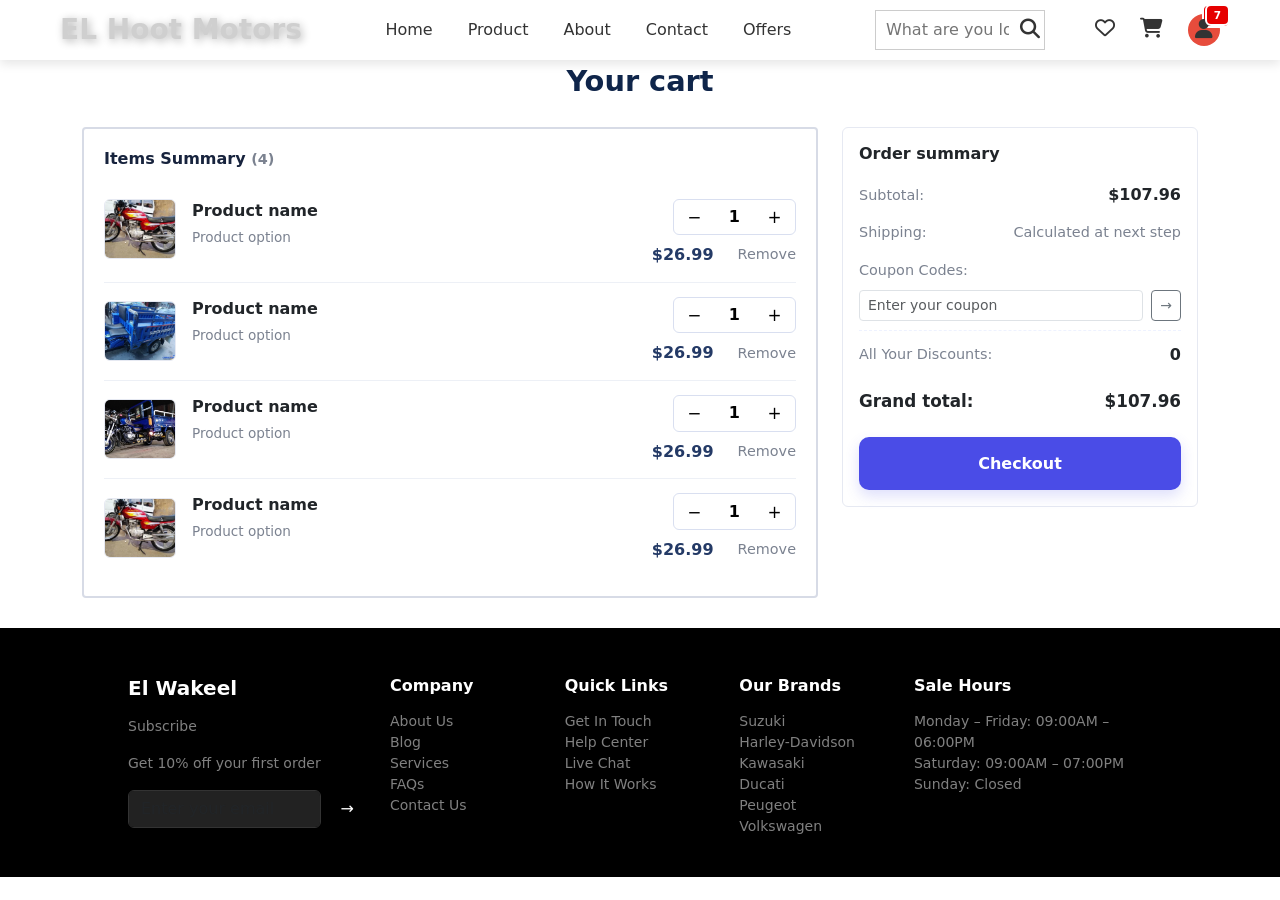
<file: cart.html>
<!doctype html>
<html lang="en">

<head>
    <meta charset="utf-8" />
    <meta name="viewport" content="width=device-width, initial-scale=1" />
    <title>Your Cart</title>
<link rel="stylesheet" href="cart.css">
    <!-- Bootstrap -->
  <link href="https://cdn.jsdelivr.net/npm/bootstrap@5.3.2/dist/css/bootstrap.min.css" rel="stylesheet" />
  <!-- Icons -->
  <link rel="stylesheet" href="https://cdnjs.cloudflare.com/ajax/libs/font-awesome/6.6.0/css/all.min.css">
   
</head>

<body>
    <!--  Start navbar -->
    <nav>
        <div class="menu-toggle">
            <i class="fa-solid fa-bars"></i>
        </div>

        <div class="logo">EL Hoot Motors</div>
        <div class="nav-links">
            <a href="./index.html" class="active">Home</a>
            <a href="./products/products.html">Product</a>
            <a href="./aboute/about.html">About</a>
            <a href="./contact/contact.html">Contact</a>
            <a href="./offers/offers.html">Offers</a>
        </div>
        <div class="nav-icons">
            <div class="search-box">
                <input type="text" placeholder="What are you loking for ?">
                <i class="fa-solid fa-magnifying-glass"></i>
            </div>

            <div class="icon">
                <a href="favorite_products.html"><i class="fa-regular fa-heart"></i></a>
                <span class="badge">3</span>
            </div>

            <div class="icon">
                <a href="cart.html"><i class="fa-solid fa-cart-shopping"></i></a>
                <span class="badge">2</span>
            </div>
            <div class="user-icon">
                <a href="profile.html"><i class="fa-solid fa-user"></i></a>
                <span class="badge">7</span>
            </div>
        </div>
        <script>
            const nav = document.querySelector("nav");
            const menuToggle = document.querySelector(".menu-toggle");

            menuToggle.addEventListener("click", () => {
                nav.classList.toggle("active");
            });
        </script>


    </nav>
    <!--  End navbar -->

    <div class="container">
        <div class="page-title">Your cart</div>

        <div class="row g-4">
            <!-- Left: Items -->
            <div class="col-lg-8">
                <div class="items-box">
                    <h6 class="mb-3" style="color:#17233d; font-weight:700;">Items Summary <span
                            class="small-muted">(<span id="items-count">4</span>)</span></h6>

                    <!-- Item list -->
                    <div id="items-list">

                        <!-- Item template #1 -->
                        <div class="item-row align-items-start" data-id="1">
                            <div class="me-3">
                                <img src="hero_img.jpeg" alt="thumb"
                                    class="item-thumb">
                            </div>

                            <div class="flex-grow-1">
                                <div class="d-flex align-items-start justify-content-between">
                                    <div>
                                        <div class="item-title">Product name</div>
                                        <div class="item-option">Product option</div>
                                    </div>

                                    <div class="text-end" style="min-width:170px;">
                                        <div class="qty-control mb-2" role="group" aria-label="Quantity controls">
                                            <button class="btn-decrease" data-target="1">−</button>
                                            <input type="text" value="1" class="qty-input" data-id="1" readonly>
                                            <button class="btn-increase" data-target="1">+</button>
                                        </div>

                                        <div class="d-flex align-items-center justify-content-end gap-3">
                                            <div class="price" data-price="26.99">$26.99</div>
                                            <a href="#" class="remove-link ms-2 btn-remove" data-id="1">Remove</a>
                                        </div>
                                    </div>
                                </div>
                            </div>
                        </div>

                        <!-- Item template #2 -->
                        <div class="item-row" data-id="2">
                            <div class="me-3">
                                <img src="cycle1.jpeg" alt="thumb"
                                    class="item-thumb">
                            </div>

                            <div class="flex-grow-1">
                                <div class="d-flex align-items-start justify-content-between">
                                    <div>
                                        <div class="item-title">Product name</div>
                                        <div class="item-option">Product option</div>
                                    </div>

                                    <div class="text-end" style="min-width:170px;">
                                        <div class="qty-control mb-2">
                                            <button class="btn-decrease" data-target="2">−</button>
                                            <input type="text" value="1" class="qty-input" data-id="2" readonly>
                                            <button class="btn-increase" data-target="2">+</button>
                                        </div>

                                        <div class="d-flex align-items-center justify-content-end gap-3">
                                            <div class="price" data-price="26.99">$26.99</div>
                                            <a href="#" class="remove-link ms-2 btn-remove" data-id="2">Remove</a>
                                        </div>
                                    </div>
                                </div>
                            </div>
                        </div>

                        <!-- Item template #3 -->
                        <div class="item-row" data-id="3">
                            <div class="me-3">
                                <img src="cycle2.jpg" alt="thumb"
                                    class="item-thumb">
                            </div>

                            <div class="flex-grow-1">
                                <div class="d-flex align-items-start justify-content-between">
                                    <div>
                                        <div class="item-title">Product name</div>
                                        <div class="item-option">Product option</div>
                                    </div>

                                    <div class="text-end" style="min-width:170px;">
                                        <div class="qty-control mb-2">
                                            <button class="btn-decrease" data-target="3">−</button>
                                            <input type="text" value="1" class="qty-input" data-id="3" readonly>
                                            <button class="btn-increase" data-target="3">+</button>
                                        </div>

                                        <div class="d-flex align-items-center justify-content-end gap-3">
                                            <div class="price" data-price="26.99">$26.99</div>
                                            <a href="#" class="remove-link ms-2 btn-remove" data-id="3">Remove</a>
                                        </div>
                                    </div>
                                </div>
                            </div>
                        </div>

                        <!-- Item template #4 -->
                        <div class="item-row" data-id="4">
                            <div class="me-3">
                                <img src="hero_img.jpeg" alt="thumb"
                                    class="item-thumb">
                            </div>

                            <div class="flex-grow-1">
                                <div class="d-flex align-items-start justify-content-between">
                                    <div>
                                        <div class="item-title">Product name</div>
                                        <div class="item-option">Product option</div>
                                    </div>

                                    <div class="text-end" style="min-width:170px;">
                                        <div class="qty-control mb-2">
                                            <button class="btn-decrease" data-target="4">−</button>
                                            <input type="text" value="1" class="qty-input" data-id="4" readonly>
                                            <button class="btn-increase" data-target="4">+</button>
                                        </div>

                                        <div class="d-flex align-items-center justify-content-end gap-3">
                                            <div class="price" data-price="26.99">$26.99</div>
                                            <a href="#" class="remove-link ms-2 btn-remove" data-id="4">Remove</a>
                                        </div>
                                    </div>
                                </div>
                            </div>
                        </div>
                        <!-- End items list -->

                    </div>
                </div>
            </div>

            <!-- Right: Order summary -->
            <div class="col-lg-4">
                <div class="summary-card">
                    <h6 style="font-weight:700; margin-bottom: .8rem;">Order summary</h6>

                    <div class="summary-row">
                        <div class="small-muted">Subtotal:</div>
                        <div id="subtotal" class="fw-semibold"> $107.96 </div>
                    </div>

                    <div class="summary-row">
                        <div class="small-muted">Shipping:</div>
                        <div class="small-muted">Calculated at next step</div>
                    </div>

                    <div style="margin-top:.6rem; margin-bottom:.6rem;">
                        <div class="small-muted mb-2">Coupon Codes:</div>
                        <div class="coupon-input">
                            <input id="coupon" class="form-control form-control-sm" placeholder="Enter your coupon">
                            <button id="apply-coupon" class="btn btn-sm btn-outline-secondary">→</button>
                        </div>
                    </div>

                    <div class="summary-row" style="border-top:1px dashed #eef2ff; padding-top:.7rem;">
                        <div class="small-muted">All Your Discounts:</div>
                        <div id="discounts" class="fw-semibold">0</div>
                    </div>

                    <div class="summary-row" style="font-size:1.05rem; margin-top:.5rem;">
                        <div class="fw-bold">Grand total:</div>
                        <div id="grand-total" class="fw-bold"> $107.96 </div>
                    </div>

                    <div style="margin-top:1rem;">
                        <button class="checkout-btn" id="checkoutBtn">Checkout</button>
                    </div>
                </div>
            </div>
        </div>
    </div>

    <!-- Bootstrap JS (optional for some components) -->
    <script src="https://cdn.jsdelivr.net/npm/bootstrap@5.3.2/dist/js/bootstrap.bundle.min.js"></script>

    <script>
        // --- Simple cart logic: quantity controls, remove, coupon mock ---
        (function () {
            const PRICE_SELECTOR = '.price';
            const qtyInputs = document.querySelectorAll('.qty-input');
            const increaseBtns = document.querySelectorAll('.btn-increase');
            const decreaseBtns = document.querySelectorAll('.btn-decrease');
            const removeBtns = document.querySelectorAll('.btn-remove');
            const subtotalEl = document.getElementById('subtotal');
            const grandTotalEl = document.getElementById('grand-total');
            const itemsCountEl = document.getElementById('items-count');
            const discountsEl = document.getElementById('discounts');

            function parsePrice(str) {
                return parseFloat(String(str).replace(/[^0-9.-]+/g, "")) || 0;
            }

            function recalc() {
                const itemRows = document.querySelectorAll('#items-list .item-row');
                let subtotal = 0;
                itemRows.forEach(row => {
                    const priceEl = row.querySelector(PRICE_SELECTOR);
                    const unit = parsePrice(priceEl.textContent || priceEl.dataset.price);
                    const id = row.dataset.id;
                    const qtyInput = row.querySelector('.qty-input[data-id="' + id + '"]');
                    const qty = Number(qtyInput ? qtyInput.value : 1);
                    subtotal += unit * qty;
                });

                subtotal = Math.round(subtotal * 100) / 100;
                subtotalEl.textContent = '$' + subtotal.toFixed(2);

                // For this demo: discounts read from element (number), shipping not included
                const discount = Number(discountsEl.textContent) || 0;
                const grand = Math.max(0, subtotal - discount);
                grandTotalEl.textContent = '$' + grand.toFixed(2);

                itemsCountEl.textContent = document.querySelectorAll('#items-list .item-row').length;
            }

            // Wire increase/decrease
            increaseBtns.forEach(btn => {
                btn.addEventListener('click', function (e) {
                    const id = btn.dataset.target;
                    const input = document.querySelector('.qty-input[data-id="' + id + '"]');
                    input.value = Number(input.value) + 1;
                    recalc();
                });
            });

            decreaseBtns.forEach(btn => {
                btn.addEventListener('click', function (e) {
                    const id = btn.dataset.target;
                    const input = document.querySelector('.qty-input[data-id="' + id + '"]');
                    input.value = Math.max(1, Number(input.value) - 1);
                    recalc();
                });
            });

            // Remove item
            removeBtns.forEach(btn => {
                btn.addEventListener('click', function (e) {
                    e.preventDefault();
                    const id = btn.dataset.id;
                    const row = document.querySelector('.item-row[data-id="' + id + '"]');
                    if (row) row.remove();
                    recalc();
                });
            });

            // Mock coupon apply (example: code SAVE10 gives $10 off)
            document.getElementById('apply-coupon').addEventListener('click', function () {
                const code = document.getElementById('coupon').value.trim().toUpperCase();
                if (!code) {
                    alert('Please enter a coupon code.');
                    return;
                }
                if (code === 'SAVE10') {
                    discountsEl.textContent = 10;
                    alert('Coupon applied: $10 off');
                } else if (code === 'HALF') {
                    // half of subtotal
                    const currentSubtotal = parsePrice(subtotalEl.textContent);
                    discountsEl.textContent = (currentSubtotal / 2).toFixed(2);
                    alert('Coupon applied: 50% off');
                } else {
                    discountsEl.textContent = 0;
                    alert('Invalid coupon code.');
                }
                recalc();
            });

            // Checkout click (demo)
            document.getElementById('checkoutBtn').addEventListener('click', function () {
                alert('Proceeding to checkout — this is a demo action.');
            });

            // initial calc
            recalc();
        })();
    </script>
    <!-- =============== FOOTER =============== -->
    <footer class="footer  text-white pt-5 pb-4">
        <div class="container_footer">
            <div class="row gy-4">
                <!-- El Wakeel / Subscribe -->
                <div class="col-md-3">
                    <h5 class="fw-semibold mb-3">El Wakeel</h5>
                    <p class="text-white-50 mb-3">Subscribe</p>
                    <p class="text-white-50">Get 10% off your first order</p>
                    <form class="d-flex">
                        <input type="email" class="form-control me-2" placeholder="Enter your email">
                        <button class="btn btn-primary">→</button>
                    </form>
                </div>

                <!-- Company -->
                <div class="col-md-2">
                    <h6 class="fw-semibold mb-3">Company</h6>
                    <ul class="list-unstyled text-white-50">
                        <li><a href="#" class="text-white-50 text-decoration-none">About Us</a></li>
                        <li><a href="#" class="text-white-50 text-decoration-none">Blog</a></li>
                        <li><a href="#" class="text-white-50 text-decoration-none">Services</a></li>
                        <li><a href="#" class="text-white-50 text-decoration-none">FAQs</a></li>
                        <li><a href="#" class="text-white-50 text-decoration-none">Contact Us</a></li>
                    </ul>
                </div>

                <!-- Quick Links -->
                <div class="col-md-2">
                    <h6 class="fw-semibold mb-3">Quick Links</h6>
                    <ul class="list-unstyled text-white-50">
                        <li><a href="#" class="text-white-50 text-decoration-none">Get In Touch</a></li>
                        <li><a href="#" class="text-white-50 text-decoration-none">Help Center</a></li>
                        <li><a href="#" class="text-white-50 text-decoration-none">Live Chat</a></li>
                        <li><a href="#" class="text-white-50 text-decoration-none">How It Works</a></li>
                    </ul>
                </div>

                <!-- Our Brands -->
                <div class="col-md-2">
                    <h6 class="fw-semibold mb-3">Our Brands</h6>
                    <ul class="list-unstyled text-white-50">
                        <li>Suzuki</li>
                        <li>Harley-Davidson</li>
                        <li>Kawasaki</li>
                        <li>Ducati</li>
                        <li>Peugeot</li>
                        <li>Volkswagen</li>
                    </ul>
                </div>

                <!-- Sale Hours -->
                <div class="col-md-3">
                    <h6 class="fw-semibold mb-3">Sale Hours</h6>
                    <ul class="list-unstyled text-white-50">
                        <li>Monday – Friday: 09:00AM – 06:00PM</li>
                        <li>Saturday: 09:00AM – 07:00PM</li>
                        <li>Sunday: Closed</li>
                    </ul>
                </div>
            </div>
        </div>
    </footer>

</body>

</html>
</file>
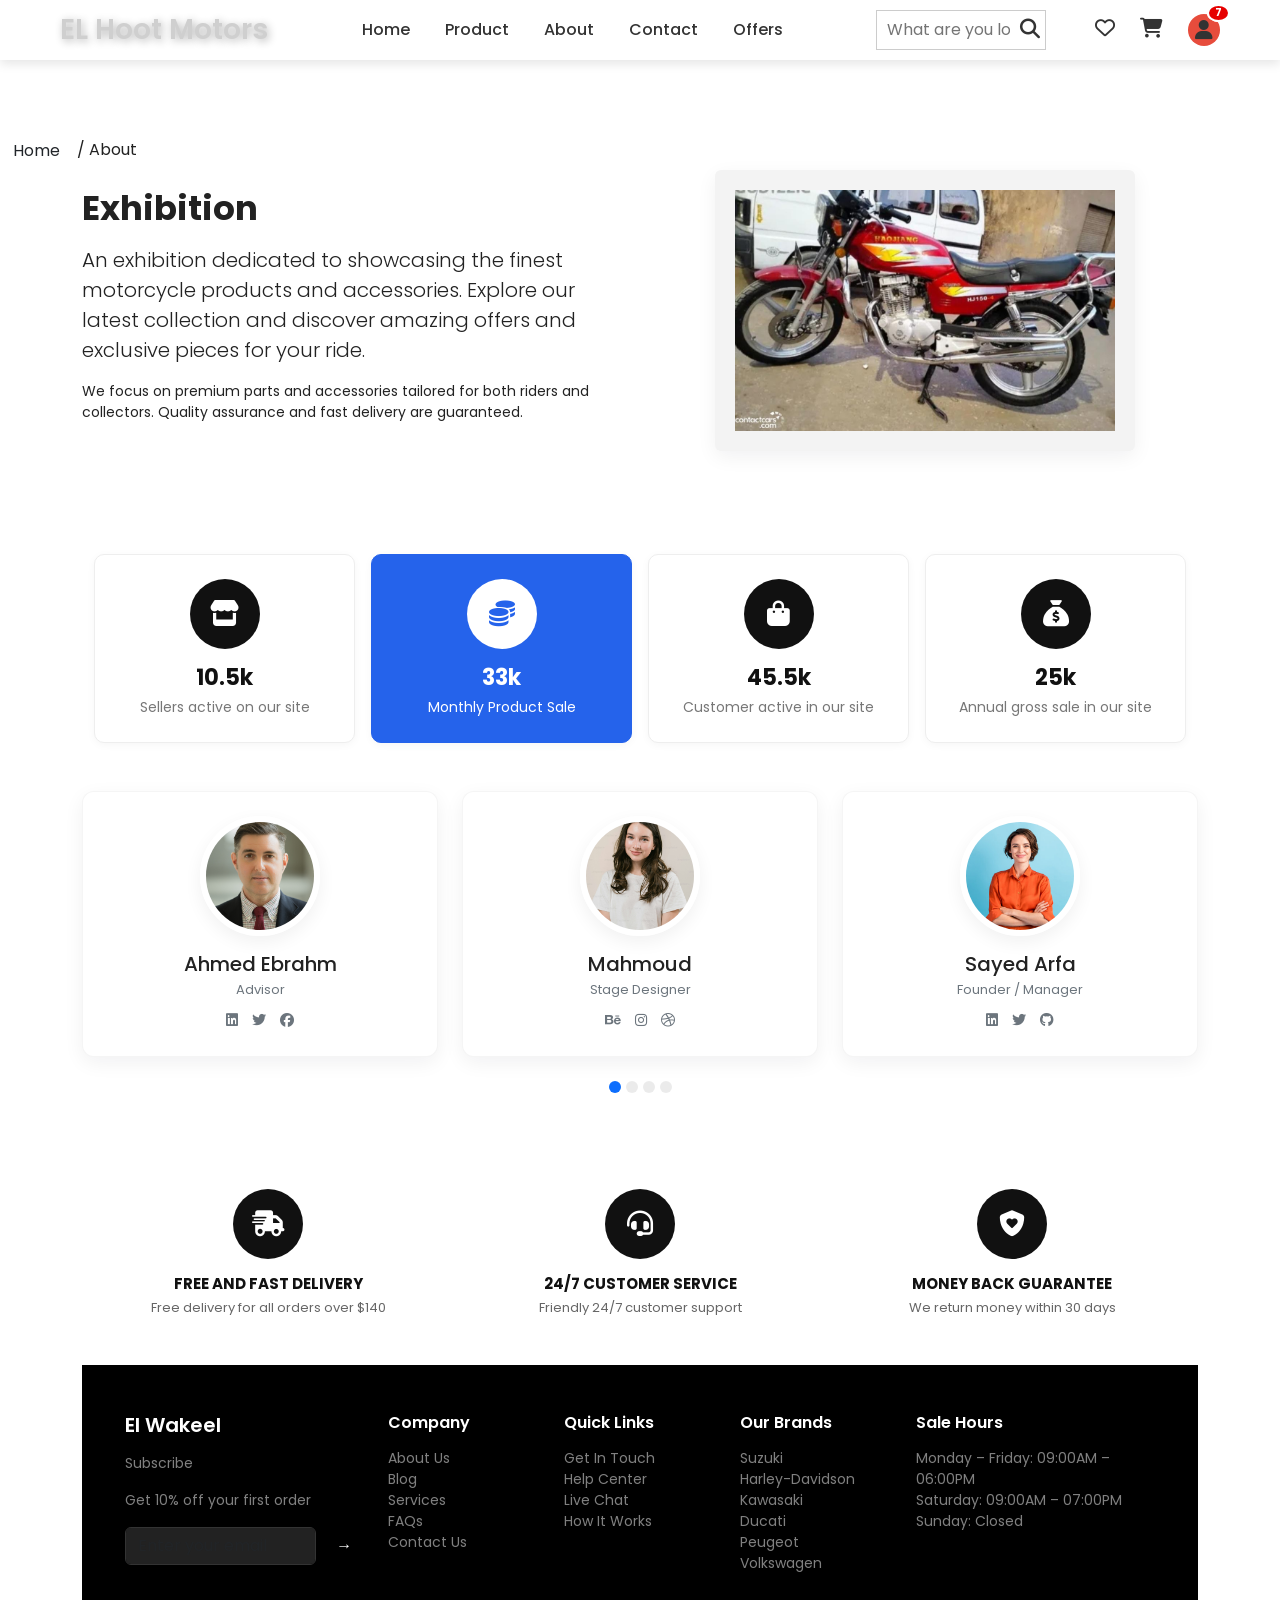
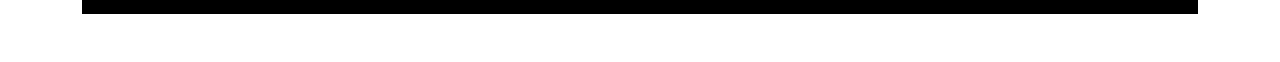
<file: aboute/about.html>
<!DOCTYPE html>
<html lang="en">

<head>
  <meta charset="UTF-8">
  <meta name="viewport" content="width=device-width, initial-scale=1.0">
  <title>Document</title>
  <!-- bootstrap -->
  <link href="https://cdn.jsdelivr.net/npm/bootstrap@5.3.2/dist/css/bootstrap.min.css" rel="stylesheet">

  <!-- font awesome for icons -->
  <link rel="stylesheet" href="https://cdnjs.cloudflare.com/ajax/libs/font-awesome/6.5.0/css/all.min.css">

  <!-- google font -->
  <link href="https://fonts.googleapis.com/css2?family=Poppins:wght@300;400;600;700&display=swap" rel="stylesheet">

  <!-- your custom css -->
  <link rel="stylesheet" href="about.css">

</head>

<body>

  <!--  Start navbar -->
  <nav>
    <div class="menu-toggle">
      <i class="fa-solid fa-bars"></i>
    </div>

    <div class="logo">EL Hoot Motors</div>
    <div class="nav-links">
      <a href="../index.html" class="active">Home</a>
      <a href="../products/products.html">Product</a>
      <a href="../aboute/about.html">About</a>
      <a href="../contact/contact.html">Contact</a>
      <a href="../offers/offers.html">Offers</a>
    </div>
    <div class="nav-icons">
      <div class="search-box">
        <input type="text" placeholder="What are you loking for ?">
        <i class="fa-solid fa-magnifying-glass"></i>
      </div>

      <div class="icon">
        <i class="fa-regular fa-heart"></i>
        <span class="badge">3</span>
      </div>

      <div class="icon">
        <i class="fa-solid fa-cart-shopping"></i>
        <span class="badge">2</span>
      </div>
      <div class="user-icon">
        <i class="fa-solid fa-user"></i>
        <span class="badge">7</span>
      </div>
    </div>
    <script>
      const nav = document.querySelector("nav");
      const menuToggle = document.querySelector(".menu-toggle");

      menuToggle.addEventListener("click", () => {
        nav.classList.toggle("active");
      });
    </script>


  </nav>
  <!--  End navbar -->


  <!-- ===== Exhibition Section START ===== -->
  <section class="exhibition-section py-5">
    <div class="breadcrumb-custom mt-4">
      <a href="#" class="btn">Home</a> / <span>About</span>
    </div>
    <div class="container">
      <!-- Header -->
      <div class="row align-items-center mb-5">
        <div class="col-lg-6">
          <h2 class="section-title">Exhibition</h2>
          <p class="lead">
            An exhibition dedicated to showcasing the finest motorcycle
            products and accessories. Explore our latest collection and
            discover amazing offers and exclusive pieces for your ride.
          </p>
          <p class="small">
            We focus on premium parts and accessories tailored for both
            riders and collectors. Quality assurance and fast delivery are
            guaranteed.
          </p>
        </div>
        <div class="col-lg-6 text-center">
          <div class="exhibit-image-wrapper">
            <img src="../hero_img.jpeg" alt="Elhoot Motors" class="img-fluid exhibit-image">
          </div>
        </div>
      </div>

      <section class="stats-section py-5">
        <div class="container">
          <div class="row justify-content-center g-3">

            <div class="col-6 col-md-3">
              <div class="stat-box text-center p-4">
                <div class="icon mb-3">
                  <i class="fa-solid fa-store"></i>
                </div>
                <h4 class="value">10.5k</h4>
                <p class="label">Sellers active on our site</p>
              </div>
            </div>

            <div class="col-6 col-md-3">
              <div class="stat-box active text-center p-4">
                <div class="icon mb-3">
                  <i class="fa-solid fa-coins"></i>
                </div>
                <h4 class="value">33k</h4>
                <p class="label">Monthly Product Sale</p>
              </div>
            </div>

            <div class="col-6 col-md-3">
              <div class="stat-box text-center p-4">
                <div class="icon mb-3">
                  <i class="fa-solid fa-bag-shopping"></i>
                </div>
                <h4 class="value">45.5k</h4>
                <p class="label">Customer active in our site</p>
              </div>
            </div>

            <div class="col-6 col-md-3">
              <div class="stat-box text-center p-4">
                <div class="icon mb-3">
                  <i class="fa-solid fa-sack-dollar"></i>
                </div>
                <h4 class="value">25k</h4>
                <p class="label">Annual gross sale in our site</p>
              </div>
            </div>

          </div>
        </div>
      </section>

      <!-- Team -->
      <div class="row g-4 mb-4">
        <div class="col-md-4">
          <div class="team-card p-4 text-center">
            <img src="../users/u1.jpg" class="rounded-circle mb-3 team-photo" alt="Ahmed Ebrahm">
            <h5 class="mb-1">Ahmed Ebrahm</h5>
            <p class="role mb-2">Advisor</p>
            <div class="socials">
              <a href="#"><i class="fab fa-linkedin"></i></a>
              <a href="#"><i class="fab fa-twitter"></i></a>
              <a href="#"><i class="fab fa-facebook"></i></a>
            </div>
          </div>
        </div>
        <div class="col-md-4">
          <div class="team-card p-4 text-center">
            <img src="../users/u2.jpeg" class="rounded-circle mb-3 team-photo" alt="Mahmoud">
            <h5 class="mb-1">Mahmoud</h5>
            <p class="role mb-2">Stage Designer</p>
            <div class="socials">
              <a href="#"><i class="fab fa-behance"></i></a>
              <a href="#"><i class="fab fa-instagram"></i></a>
              <a href="#"><i class="fab fa-dribbble"></i></a>
            </div>
          </div>
        </div>
        <div class="col-md-4">
          <div class="team-card p-4 text-center">
            <img src="../users/u3.jpg" class="rounded-circle mb-3 team-photo" alt="Sayed Arfa">
            <h5 class="mb-1">Sayed Arfa</h5>
            <p class="role mb-2">Founder / Manager</p>
            <div class="socials">
              <a href="#"><i class="fab fa-linkedin"></i></a>
              <a href="#"><i class="fab fa-twitter"></i></a>
              <a href="#"><i class="fab fa-github"></i></a>
            </div>
          </div>
        </div>
      </div>

      <!-- Dots -->
      <div class="text-center mb-5">
        <ul class="pagination pagination-dots justify-content-center mb-0">
          <li class="page-item active"><a class="page-link" href="#"></a></li>
          <li class="page-item"><a class="page-link" href="#"></a></li>
          <li class="page-item"><a class="page-link" href="#"></a></li>
          <li class="page-item"><a class="page-link" href="#"></a></li>
        </ul>
      </div>

      <section class="features-section py-5">
        <div class="container">
          <div class="row text-center justify-content-center g-4">

            <div class="col-12 col-md-4">
              <div class="feature-item">
                <div class="icon">
                  <i class="fa-solid fa-truck-fast"></i>
                </div>
                <h5 class="title mt-3">FREE AND FAST DELIVERY</h5>
                <p class="desc">Free delivery for all orders over $140</p>
              </div>
            </div>

            <div class="col-12 col-md-4">
              <div class="feature-item">
                <div class="icon">
                  <i class="fa-solid fa-headset"></i>
                </div>
                <h5 class="title mt-3">24/7 CUSTOMER SERVICE</h5>
                <p class="desc">Friendly 24/7 customer support</p>
              </div>
            </div>

            <div class="col-12 col-md-4">
              <div class="feature-item">
                <div class="icon">
                  <i class="fa-solid fa-shield-heart"></i>
                </div>
                <h5 class="title mt-3">MONEY BACK GUARANTEE</h5>
                <p class="desc">We return money within 30 days</p>
              </div>
            </div>
          </div>
        </div>
      </section>


      <!-- Footer -->
      <footer class="footer container-fluid text-white pt-5 pb-4">
        <div class="container_footer">
          <div class="row gy-4">
            <!-- El Wakeel / Subscribe -->
            <div class="col-md-3">
              <h5 class="fw-semibold mb-3">El Wakeel</h5>
              <p class="text-white-50 mb-3">Subscribe</p>
              <p class="text-white-50">Get 10% off your first order</p>
              <form class="d-flex">
                <input type="email" class="form-control me-2" placeholder="Enter your email">
                <button class="btn btn-primary">→</button>
              </form>
            </div>

            <!-- Company -->
            <div class="col-md-2">
              <h6 class="fw-semibold mb-3">Company</h6>
              <ul class="list-unstyled text-white-50">
                <li><a href="#" class="text-white-50 text-decoration-none">About Us</a></li>
                <li><a href="#" class="text-white-50 text-decoration-none">Blog</a></li>
                <li><a href="#" class="text-white-50 text-decoration-none">Services</a></li>
                <li><a href="#" class="text-white-50 text-decoration-none">FAQs</a></li>
                <li><a href="#" class="text-white-50 text-decoration-none">Contact Us</a></li>
              </ul>
            </div>

            <!-- Quick Links -->
            <div class="col-md-2">
              <h6 class="fw-semibold mb-3">Quick Links</h6>
              <ul class="list-unstyled text-white-50">
                <li><a href="#" class="text-white-50 text-decoration-none">Get In Touch</a></li>
                <li><a href="#" class="text-white-50 text-decoration-none">Help Center</a></li>
                <li><a href="#" class="text-white-50 text-decoration-none">Live Chat</a></li>
                <li><a href="#" class="text-white-50 text-decoration-none">How It Works</a></li>
              </ul>
            </div>

            <!-- Our Brands -->
            <div class="col-md-2">
              <h6 class="fw-semibold mb-3">Our Brands</h6>
              <ul class="list-unstyled text-white-50">
                <li>Suzuki</li>
                <li>Harley-Davidson</li>
                <li>Kawasaki</li>
                <li>Ducati</li>
                <li>Peugeot</li>
                <li>Volkswagen</li>
              </ul>
            </div>

            <!-- Sale Hours -->
            <div class="col-md-3">
              <h6 class="fw-semibold mb-3">Sale Hours</h6>
              <ul class="list-unstyled text-white-50">
                <li>Monday – Friday: 09:00AM – 06:00PM</li>
                <li>Saturday: 09:00AM – 07:00PM</li>
                <li>Sunday: Closed</li>
              </ul>
            </div>
          </div>
        </div>
      </footer>
      <!-- Bootstrap JS -->
      <script src="https://cdn.jsdelivr.net/npm/bootstrap@5.3.3/dist/js/bootstrap.bundle.min.js"></script>
      <!-- Bootstrap Icons -->
      <link rel="stylesheet" href="https://cdn.jsdelivr.net/npm/bootstrap-icons@1.11.1/font/bootstrap-icons.css">

</body>

</html>
</file>
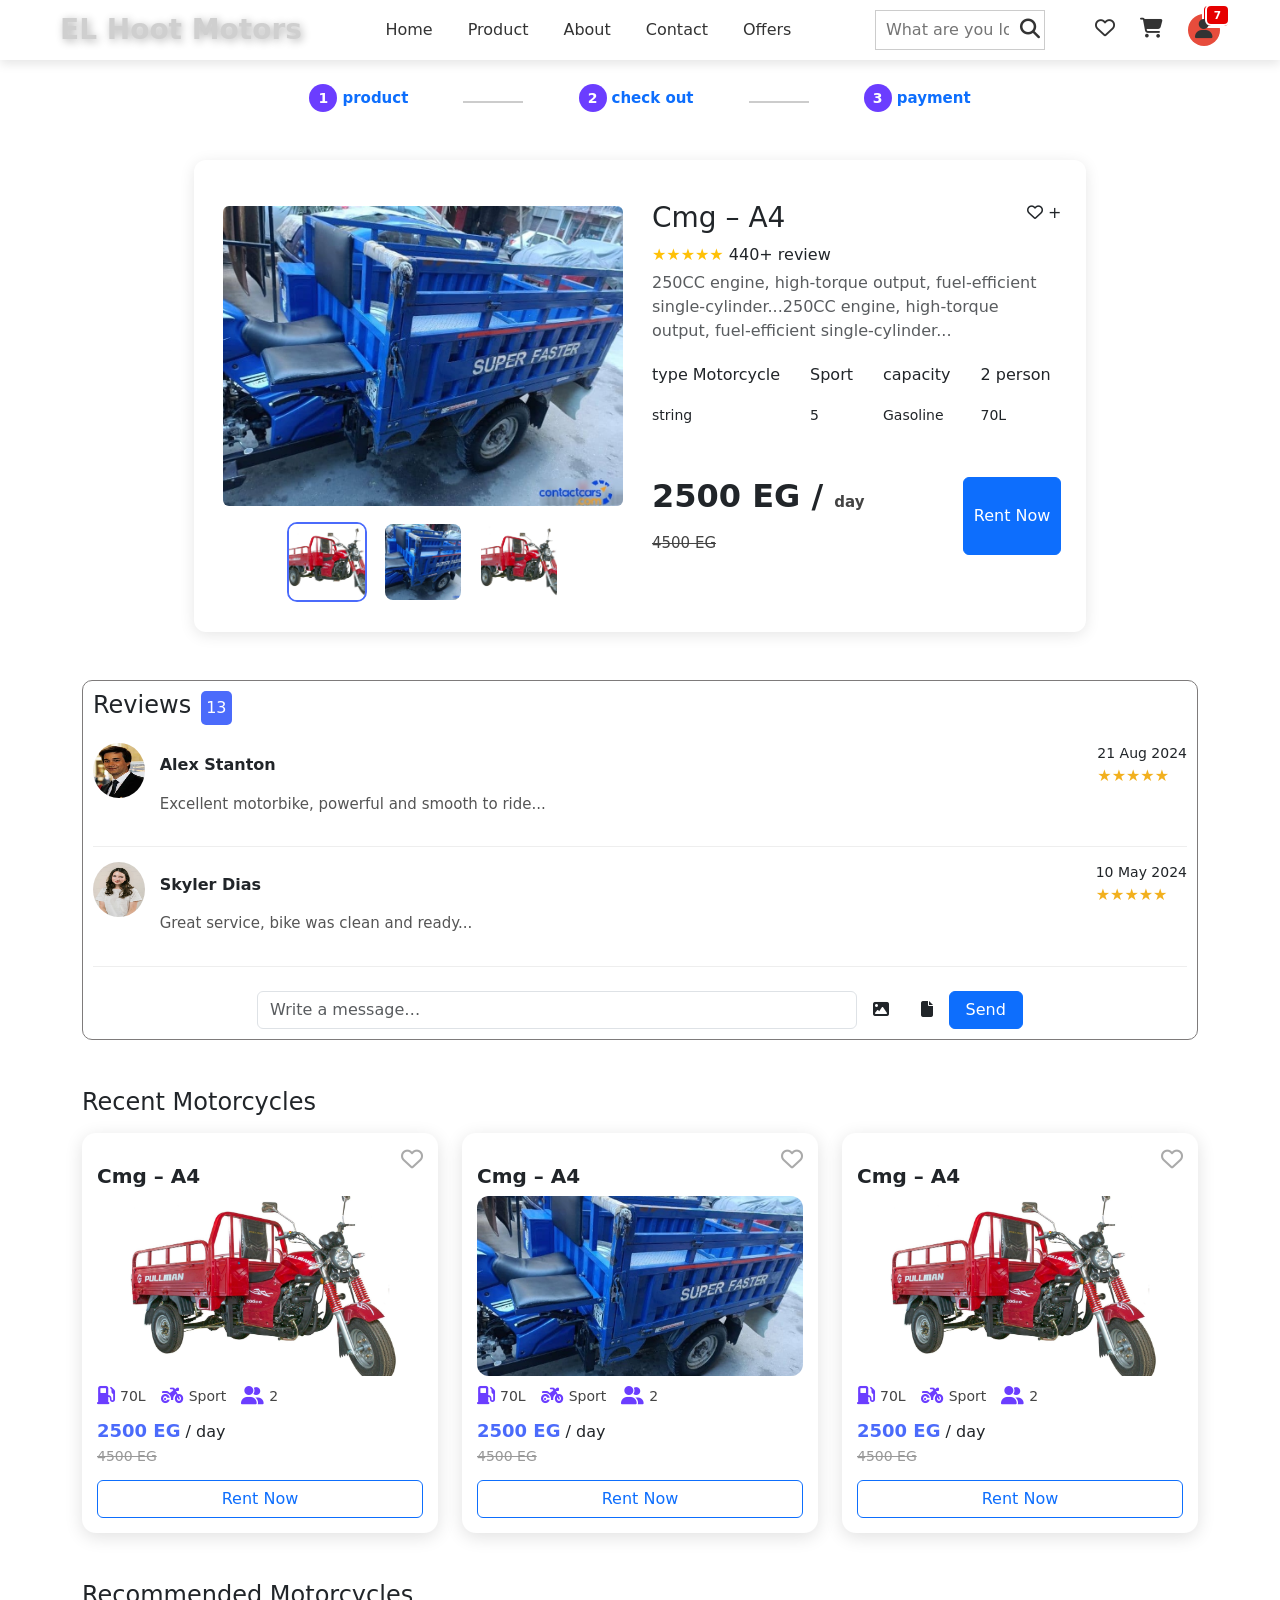
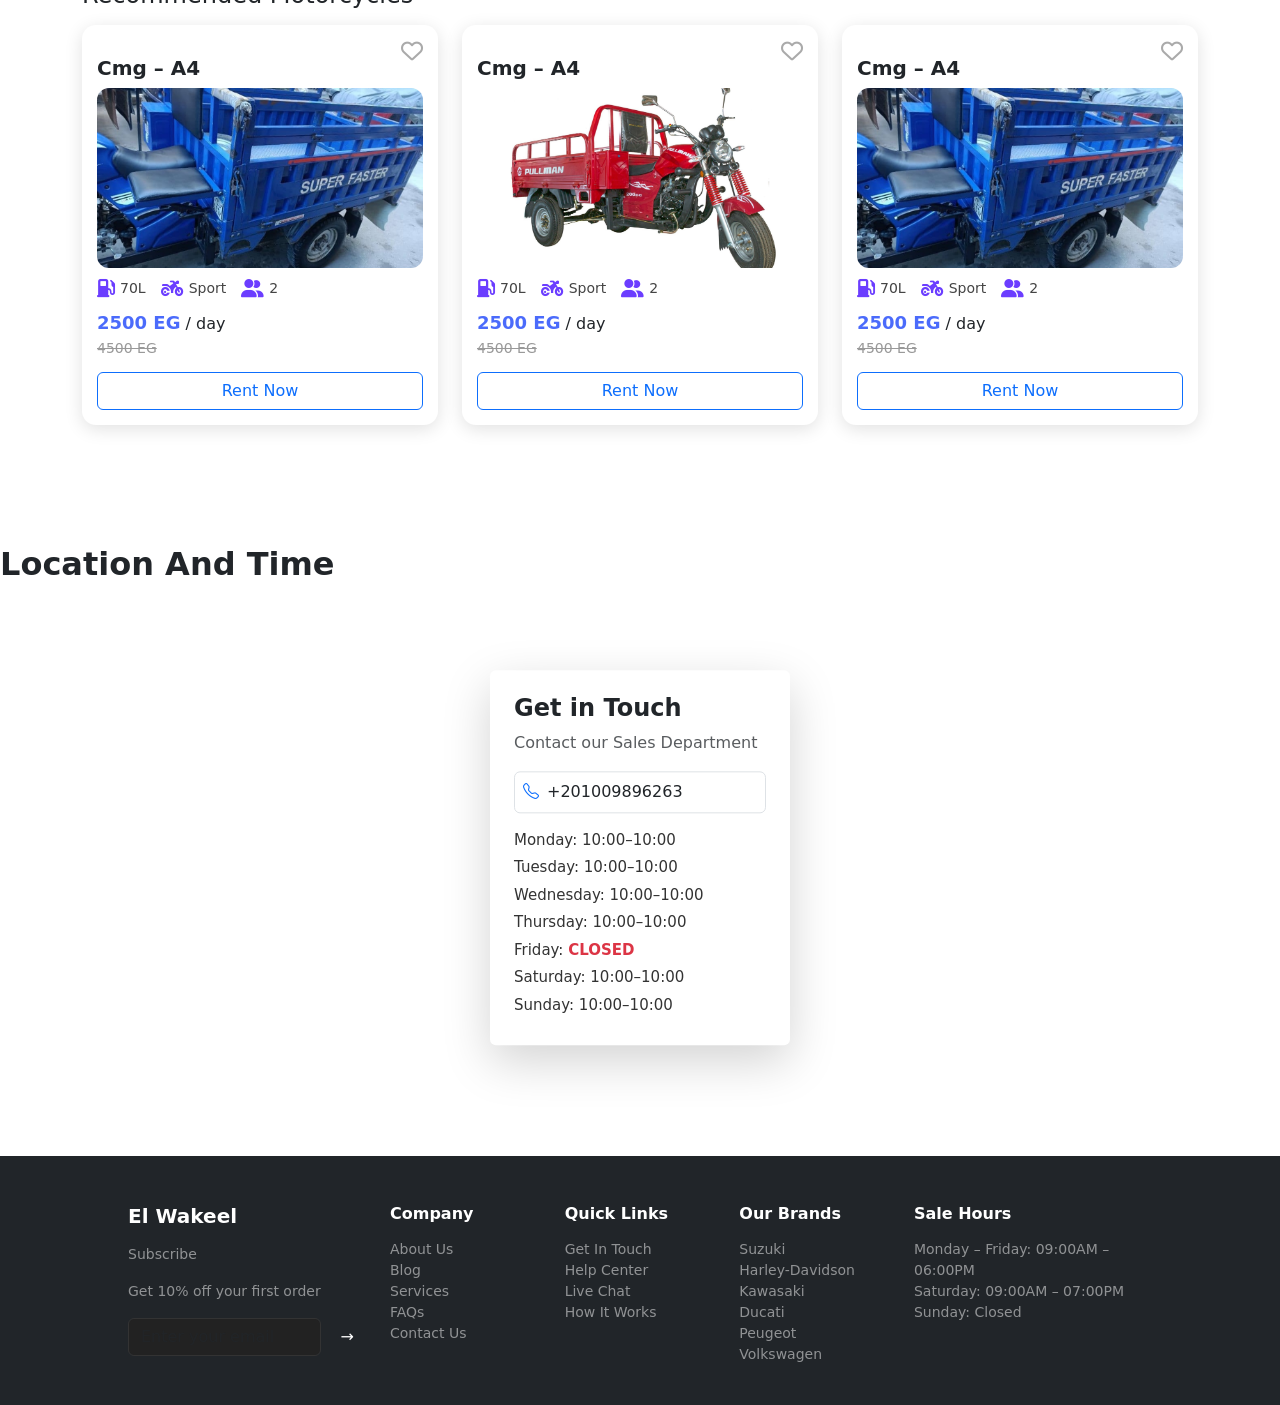
<file: products/product_motorCycle/product_motorCycle.html>
<!DOCTYPE html>
<html lang="en">

<head>
  <meta charset="UTF-8">
  <meta name="viewport" content="width=device-width, initial-scale=1.0">
  <title>product_motorCycle</title>
  <link rel="stylesheet" href="product_motorCycle.css">
  <!-- Bootstrap -->
  <link href="https://cdn.jsdelivr.net/npm/bootstrap@5.3.2/dist/css/bootstrap.min.css" rel="stylesheet" />
  <!-- Icons -->
  <link rel="stylesheet" href="https://cdnjs.cloudflare.com/ajax/libs/font-awesome/6.6.0/css/all.min.css">
  <!-- Google Font -->
  <link href="https://fonts.googleapis.com/css2?family=Poppins:wght@400;600&display=swap" rel="stylesheet">
  <!-- Google Font -->
  <link href="https://fonts.googleapis.com/css2?family=Poppins:wght@400;600&display=swap" rel="stylesheet">
  <link rel="stylesheet" href="https://cdnjs.cloudflare.com/ajax/libs/font-awesome/6.5.0/css/all.min.css" />



</head>

<body>
  <!--  Start navbar -->
  <nav>
    <div class="menu-toggle">
      <i class="fa-solid fa-bars"></i>
    </div>

    <div class="logo">EL Hoot Motors</div>
    <div class="nav-links">
        <a href="/Users/apple/Desktop/hoot moter_user/index.html">Home</a>
        <a href="../products.html" class="active">Product</a>
        <a href="/Users/apple/Desktop/hoot moter_user/aboute/about.html">About</a>
        <a href="/Users/apple/Desktop/hoot moter_user/contact/contact.html">Contact</a>
        <a href="/Users/apple/Desktop/hoot moter_user/offers/offers.html">Offers</a>
    </div>
    <div class="nav-icons">
      <div class="search-box">
        <input type="text" placeholder="What are you loking for ?">
        <i class="fa-solid fa-magnifying-glass"></i>
      </div>

      <div class="icon">
        <a href="/Users/apple/Desktop/hoot moter_user/favorite_products.html"><i class="fa-regular fa-heart" ></i></a>
        <span class="badge">3</span>
      </div>

      <div class="icon">
        <a href="/Users/apple/Desktop/hoot moter_user/cart.html"><i class="fa-solid fa-cart-shopping"></i></a>
        <span class="badge">2</span>
      </div>
      <div class="user-icon">
        <a href="/Users/apple/Desktop/hoot moter_user/profile.html"><i class="fa-solid fa-user" ></i></a>
        <span class="badge">7</span>
      </div>
    </div>
    <script>
      const nav = document.querySelector("nav");
      const menuToggle = document.querySelector(".menu-toggle");

      menuToggle.addEventListener("click", () => {
        nav.classList.toggle("active");
      });
    </script>


  </nav>
  <!--  End navbar -->

  <div class="container py-4">

    <!-- Steps Navigation -->

    <div class="steps mb-5">
      <div class="step-item active" data-num="1"><a href="product_motorCycle.html">product</a></div>
      <span class="step-line"></span>
      <div class="step-item active" data-num="2"><a href="../checkout/basket.html">check out</a></div>
      <span class="step-line"></span>
      <div class="step-item active" data-num="3"><a href="../payment/payment.html">payment</a></div>
    </div>

    <!-- Main Big Card -->
    <div class="big-card mb-5">
      <div class="row mt-3">
        <!-- Left Images -->
        <div class="col-md-6 text-center left_images">
          <img id="main-img" src="../cycle1.jpeg" class="img-fluid rounded mb-3"
            style="height: 300px; object-fit: cover;">

          <div class="d-flex justify-content-center gap-3">
            <img src="../cycle_card.jpg" class="thumb-img active">
            <img src="../cycle1.jpeg" class="thumb-img">
            <img src="../cycle_card.jpg" class="thumb-img">
          </div>
        </div>
        <!-- Right Info -->
        <div class="col-md-6 right_info">
          <div class="d-flex justify-content-between">
            <div class="">
              <h3>Cmg – A4</h3>
              <div class="text-warning mb-1">★★★★★ <span class="text-dark">440+ review</span></div>
            </div>
            <div>
              <!-- Heart Icon -->
              <i class=" fa-regular fa-heart"></i>
              <span class="icon-btn">+</span>
            </div>
          </div>
          <p class="text-muted">
            250CC engine, high-torque output, fuel-efficient single-cylinder...250CC engine, high-torque output,
            fuel-efficient single-cylinder...
          </p>

          <div class="mid_content d-flex">
            <div class="item ">
              <p>type Motorcycle </p><small>string</small>
            </div>
            <div class=" item">
              <p>Sport </p><small>5</small>
            </div>
            <div class=" item">
              <p>capacity </p><small>Gasoline</small>
            </div>
            <div class="item ">
              <p>2 person </p><small>70L</small>
            </div>
          </div>
          <div class="BC_footer">
            <div class="">
              <h2 class="fw-bold mb-3">2500 EG / <small>day</small> </h2>
              <small style="    text-decoration: line-through;">4500 EG</small>
            </div>
            <button class="btn btn-primary ">Rent Now</button>
          </div>
        </div>
      </div>
    </div>

    <!-- Reviews -->
    <div class="review-box mb-5">
      <div class="d-flex">
        <h4>Reviews </h4>
        <div class="reveiws_num ">13</div>
      </div>
      <!-- Review 1 -->
      <div class="review-item">
        <img src="../users/u4.jpeg" class="rounded-circle" width="55" height="55">

        <div class="review-info">
          <div class="review-top">
            <div class="review-user">Alex Stanton</div>
            <P></P>

            <div class="review-meta">
              <small>21 Aug 2024</small>
              <div class="stars">★★★★★</div>
            </div>
          </div>

          <p class="review-text">
            Excellent motorbike, powerful and smooth to ride...
          </p>
        </div>
      </div>

      <!-- Review 2 -->
      <div class="review-item">
        <img src="../users/u2.jpeg" class="rounded-circle" width="55" height="55">

        <div class="review-info">
          <div class="review-top">
            <div class="review-user">Skyler Dias</div>

            <div class="review-meta">
              <small>10 May 2024</small>
              <div class="stars">★★★★★</div>
            </div>
          </div>

          <p class="review-text">
            Great service, bike was clean and ready...
          </p>
        </div>
      </div>

      <!-- Add Review -->
      <div class="footer_review mt-4 d-flex align-items-center ">
        <input type="text" class="form-control review-input" placeholder="Write a message…">

        <span class="icon-btn mx-3"><i class="fa-solid fa-image"></i></span>
        <span class="icon-btn mx-3"><i class="fa-solid fa-file"></i></span>

        <button class="btn btn-primary px-3">Send</button>
      </div>

    </div>

    <!-- Recent Motorcycles -->
    <h4 class="mb-3">Recent Motorcycles</h4>
    <div class="row gy-4 mb-5">

      <div class="col-md-4">
        <div class="motor-card">
          <!-- Heart Icon -->
          <i class="heart-icon fa-regular fa-heart"></i>
          <!-- Title -->
          <h5 class="mt-3 fw-semibold">Cmg – A4</h5>
          <!-- Image -->
          <img src="../cycle_card.jpg" alt="">
          <!-- Icons Row -->
          <div class="card-icons">
            <div><i class="fa-solid fa-gas-pump"></i> 70L</div>
            <div><i class="fa-solid fa-motorcycle"></i> Sport</div>
            <div><i class="fa-solid fa-user-group"></i> 2</div>
          </div>
          <!-- Prices -->
          <div class="price-section">
            <span class="current-price">2500 EG</span> / day <br>
            <span class="old-price">4500 EG</span>
          </div>
          <!-- Button -->
          <button class="btn btn-outline-primary btn-card">Rent Now</button>

        </div>

      </div>

      <div class="col-md-4">
        <div class="motor-card">
          <!-- Heart Icon -->
          <i class="heart-icon fa-regular fa-heart"></i>
          <!-- Title -->
          <h5 class="mt-3 fw-semibold">Cmg – A4</h5>
          <!-- Image -->
          <img src="../cycle1.jpeg" alt="">
          <!-- Icons Row -->
          <div class="card-icons">
            <div><i class="fa-solid fa-gas-pump"></i> 70L</div>
            <div><i class="fa-solid fa-motorcycle"></i> Sport</div>
            <div><i class="fa-solid fa-user-group"></i> 2</div>
          </div>
          <!-- Prices -->
          <div class="price-section">
            <span class="current-price">2500 EG</span> / day <br>
            <span class="old-price">4500 EG</span>
          </div>
          <!-- Button -->
          <button class="btn btn-outline-primary btn-card">Rent Now</button>
        </div>
      </div>
      <div class="col-md-4">
        <div class="motor-card">
          <!-- Heart Icon -->
          <i class="heart-icon fa-regular fa-heart"></i>
          <!-- Title -->
          <h5 class="mt-3 fw-semibold">Cmg – A4</h5>
          <!-- Image -->
          <img src="../cycle_card.jpg" alt="">
          <!-- Icons Row -->
          <div class="card-icons">
            <div><i class="fa-solid fa-gas-pump"></i> 70L</div>
            <div><i class="fa-solid fa-motorcycle"></i> Sport</div>
            <div><i class="fa-solid fa-user-group"></i> 2</div>
          </div>
          <!-- Prices -->
          <div class="price-section">
            <span class="current-price">2500 EG</span> / day <br>
            <span class="old-price">4500 EG</span>
          </div>
          <!-- Button -->
          <button class="btn btn-outline-primary btn-card">Rent Now</button>

        </div>

      </div>

    </div>



    <!-- Recommended Motorcycles -->
    <h4 class="mb-3">Recommended Motorcycles</h4>
    <div class="row gy-4 mb-5">

      <div class="col-md-4">
        <div class="motor-card">

          <!-- Heart Icon -->
          <i class="heart-icon fa-regular fa-heart"></i>

          <!-- Title -->
          <h5 class="mt-3 fw-semibold">Cmg – A4</h5>
          <!-- Image -->
          <img src="../cycle1.jpeg" alt="">

          <!-- Icons Row -->
          <div class="card-icons">
            <div><i class="fa-solid fa-gas-pump"></i> 70L</div>
            <div><i class="fa-solid fa-motorcycle"></i> Sport</div>
            <div><i class="fa-solid fa-user-group"></i> 2</div>
          </div>


          <!-- Prices -->
          <div class="price-section">
            <span class="current-price">2500 EG</span> / day <br>
            <span class="old-price">4500 EG</span>
          </div>

          <!-- Button -->
          <button class="btn btn-outline-primary btn-card">Rent Now</button>

        </div>

      </div>

      <div class="col-md-4">
        <div class="motor-card">

          <!-- Heart Icon -->
          <i class="heart-icon fa-regular fa-heart"></i>

          <!-- Title -->
          <h5 class="mt-3 fw-semibold">Cmg – A4</h5>
          <!-- Image -->
          <img src="../cycle_card.jpg" alt="">

          <!-- Icons Row -->
          <div class="card-icons">
            <div><i class="fa-solid fa-gas-pump"></i> 70L</div>
            <div><i class="fa-solid fa-motorcycle"></i> Sport</div>
            <div><i class="fa-solid fa-user-group"></i> 2</div>
          </div>


          <!-- Prices -->
          <div class="price-section">
            <span class="current-price">2500 EG</span> / day <br>
            <span class="old-price">4500 EG</span>
          </div>

          <!-- Button -->
          <button class="btn btn-outline-primary btn-card">Rent Now</button>

        </div>

      </div>

      <div class="col-md-4">
        <div class="motor-card">

          <!-- Heart Icon -->
          <i class="heart-icon fa-regular fa-heart"></i>

          <!-- Title -->
          <h5 class="mt-3 fw-semibold">Cmg – A4</h5>
          <!-- Image -->
          <img src="../cycle1.jpeg" alt="">

          <!-- Icons Row -->
          <div class="card-icons">
            <div><i class="fa-solid fa-gas-pump"></i> 70L</div>
            <div><i class="fa-solid fa-motorcycle"></i> Sport</div>
            <div><i class="fa-solid fa-user-group"></i> 2</div>
          </div>


          <!-- Prices -->
          <div class="price-section">
            <span class="current-price">2500 EG</span> / day <br>
            <span class="old-price">4500 EG</span>
          </div>

          <!-- Button -->
          <button class="btn btn-outline-primary btn-card">Rent Now</button>

        </div>
      </div>

    </div>
    <script>
      document.querySelectorAll(".heart-icon").forEach(icon => {
        icon.addEventListener("click", () => {
          icon.classList.toggle("active");

          if (icon.classList.contains("fa-regular")) {
            icon.classList.remove("fa-regular");
            icon.classList.add("fa-solid");
          } else {
            icon.classList.add("fa-regular");
            icon.classList.remove("fa-solid");
          }
        });
      });
    </script>

  </div>

  </div>
  <script>
    // Change Main Image
    const thumbs = document.querySelectorAll(".thumb-img");
    const mainImg = document.getElementById("main-img");

    thumbs.forEach(t => {
      t.onclick = () => {
        document.querySelector(".thumb-img.active").classList.remove("active");
        t.classList.add("active");
        mainImg.src = t.src;
      };
    });
  </script>



  <!-- Location and Time -->
  <section class="location-time py-5">
    <div class="containerr">
      <h2 class="mb-4 fw-semibold">Location And Time</h2>


      <div class="map-wrapper position-relative">
        <!-- Google Map -->
        <iframe
          src="https://www.google.com/maps/embed?pb=!1m18!1m12!1m3!1d3475.960650889958!2d31.235711!3d30.044420!2m3!1f0!2f0!3f0!3m2!1i1024!2i768!4f13.1!3m3!1m2!1s0x0%3A0x0!2zMzDCsDAyJzQwLjAiTiAzMcKwMTQnMDguNSJF!5e0!3m2!1sen!2seg!4v1610721000000!5m2!1sen!2seg"
          width="100%" height="500" style="border:0;" allowfullscreen="" loading="lazy"></iframe>

        <!-- Floating Contact Box -->
        <div class="contact-box shadow-lg bg-white p-4 rounded position-absolute top-50 start-50 translate-middle">
          <h4 class="fw-semibold mb-2">Get in Touch</h4>
          <p class="text-muted mb-3">Contact our Sales Department</p>
          <div class="d-flex align-items-center mb-3 border rounded px-2 py-2">
            <i class="bi bi-telephone text-primary me-2"></i>
            <span>+201009896263</span>
          </div>
          <ul class="list-unstyled mb-0">
            <li>Monday: 10:00–10:00</li>
            <li>Tuesday: 10:00–10:00</li>
            <li>Wednesday: 10:00–10:00</li>
            <li>Thursday: 10:00–10:00</li>
            <li>Friday: <strong class="text-danger">CLOSED</strong></li>
            <li>Saturday: 10:00–10:00</li>
            <li>Sunday: 10:00–10:00</li>
          </ul>
        </div>
      </div>
    </div>
  </section>

  <!-- Footer -->
  <footer class="footer bg-dark text-white pt-5 pb-4">
    <div class="container_footer">
      <div class="row gy-4">
        <!-- El Wakeel / Subscribe -->
        <div class="col-md-3">
          <h5 class="fw-semibold mb-3">El Wakeel</h5>
          <p class="text-white-50 mb-3">Subscribe</p>
          <p class="text-white-50">Get 10% off your first order</p>
          <form class="d-flex">
            <input type="email" class="form-control me-2" placeholder="Enter your email">
            <button class="btn btn-primary">→</button>
          </form>
        </div>

        <!-- Company -->
        <div class="col-md-2">
          <h6 class="fw-semibold mb-3">Company</h6>
          <ul class="list-unstyled text-white-50">
            <li><a href="#" class="text-white-50 text-decoration-none">About Us</a></li>
            <li><a href="#" class="text-white-50 text-decoration-none">Blog</a></li>
            <li><a href="#" class="text-white-50 text-decoration-none">Services</a></li>
            <li><a href="#" class="text-white-50 text-decoration-none">FAQs</a></li>
            <li><a href="#" class="text-white-50 text-decoration-none">Contact Us</a></li>
          </ul>
        </div>

        <!-- Quick Links -->
        <div class="col-md-2">
          <h6 class="fw-semibold mb-3">Quick Links</h6>
          <ul class="list-unstyled text-white-50">
            <li><a href="#" class="text-white-50 text-decoration-none">Get In Touch</a></li>
            <li><a href="#" class="text-white-50 text-decoration-none">Help Center</a></li>
            <li><a href="#" class="text-white-50 text-decoration-none">Live Chat</a></li>
            <li><a href="#" class="text-white-50 text-decoration-none">How It Works</a></li>
          </ul>
        </div>

        <!-- Our Brands -->
        <div class="col-md-2">
          <h6 class="fw-semibold mb-3">Our Brands</h6>
          <ul class="list-unstyled text-white-50">
            <li>Suzuki</li>
            <li>Harley-Davidson</li>
            <li>Kawasaki</li>
            <li>Ducati</li>
            <li>Peugeot</li>
            <li>Volkswagen</li>
          </ul>
        </div>

        <!-- Sale Hours -->
        <div class="col-md-3">
          <h6 class="fw-semibold mb-3">Sale Hours</h6>
          <ul class="list-unstyled text-white-50">
            <li>Monday – Friday: 09:00AM – 06:00PM</li>
            <li>Saturday: 09:00AM – 07:00PM</li>
            <li>Sunday: Closed</li>
          </ul>
        </div>
      </div>
    </div>
  </footer>



  <!-- Bootstrap JS -->
  <script src="https://cdn.jsdelivr.net/npm/bootstrap@5.3.3/dist/js/bootstrap.bundle.min.js"></script>
  <!-- Bootstrap Icons -->
  <link rel="stylesheet" href="https://cdn.jsdelivr.net/npm/bootstrap-icons@1.11.1/font/bootstrap-icons.css">

</body>

</html>
</file>
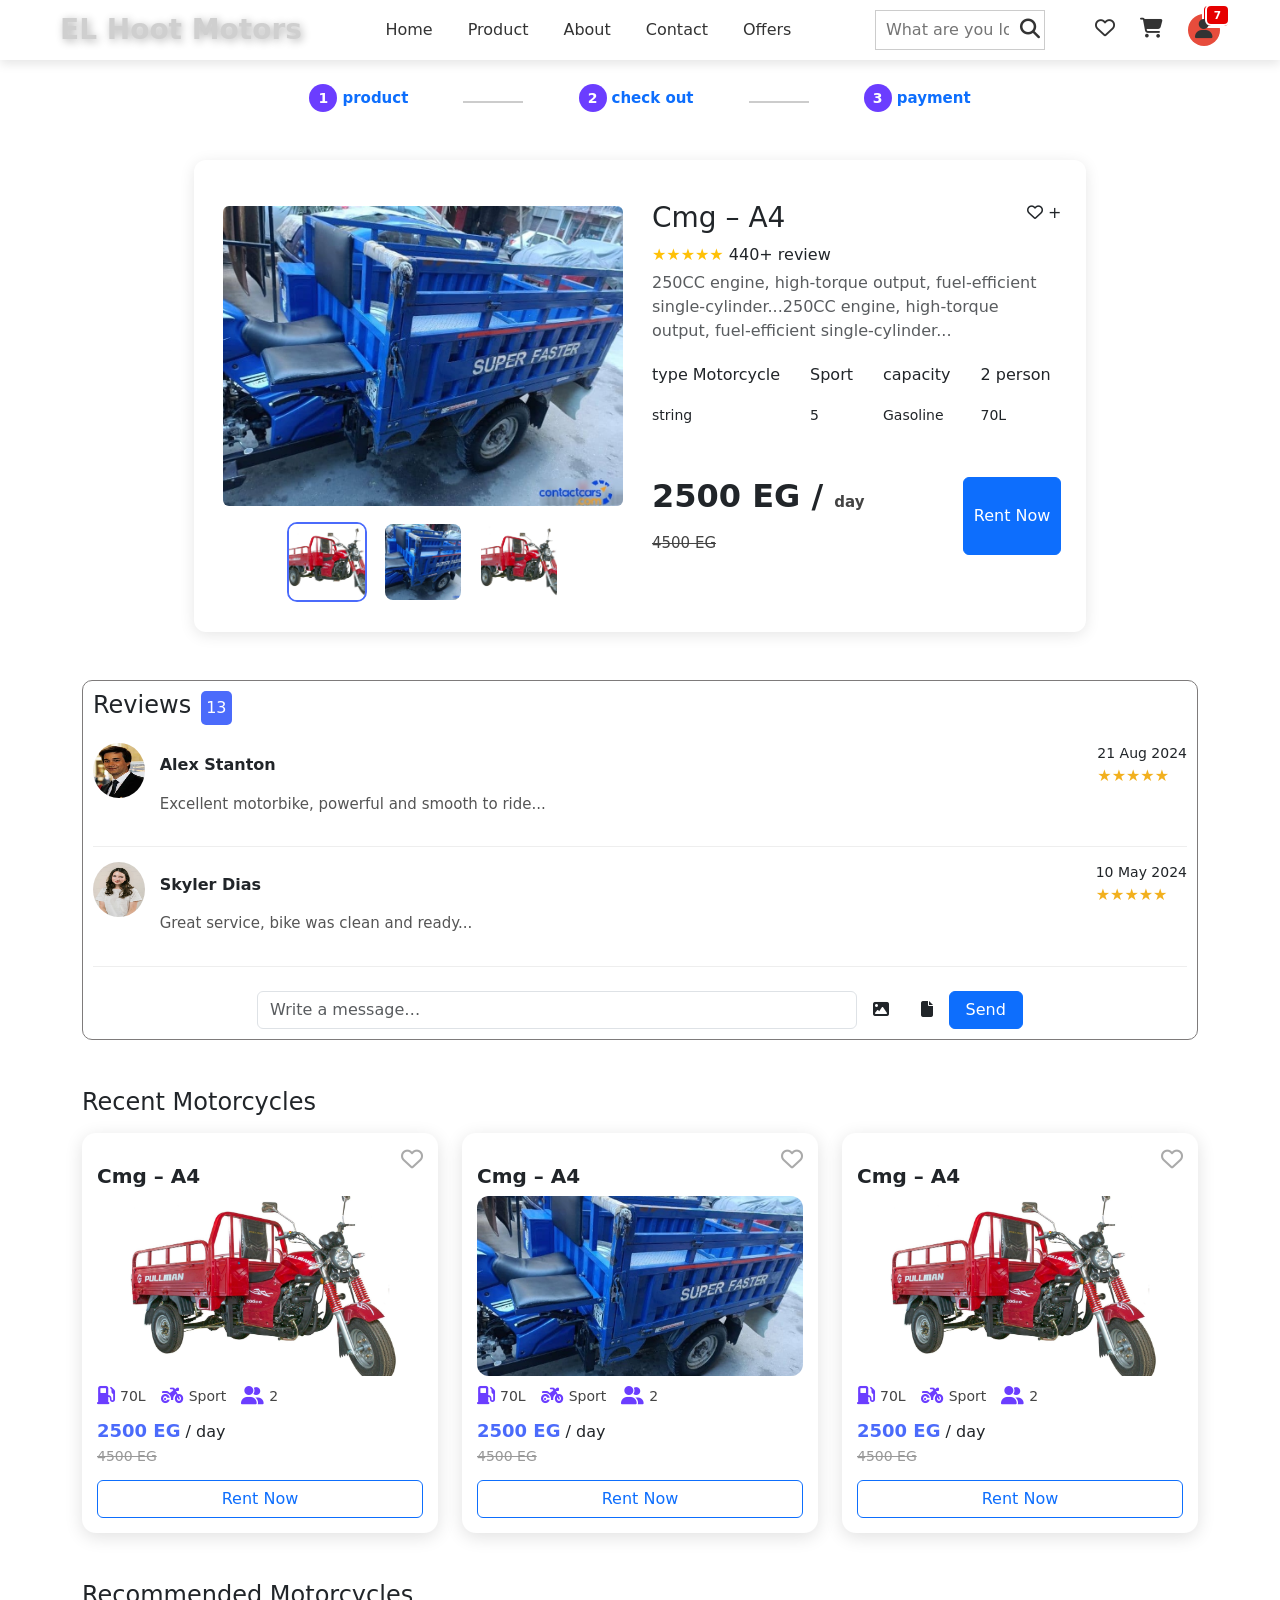
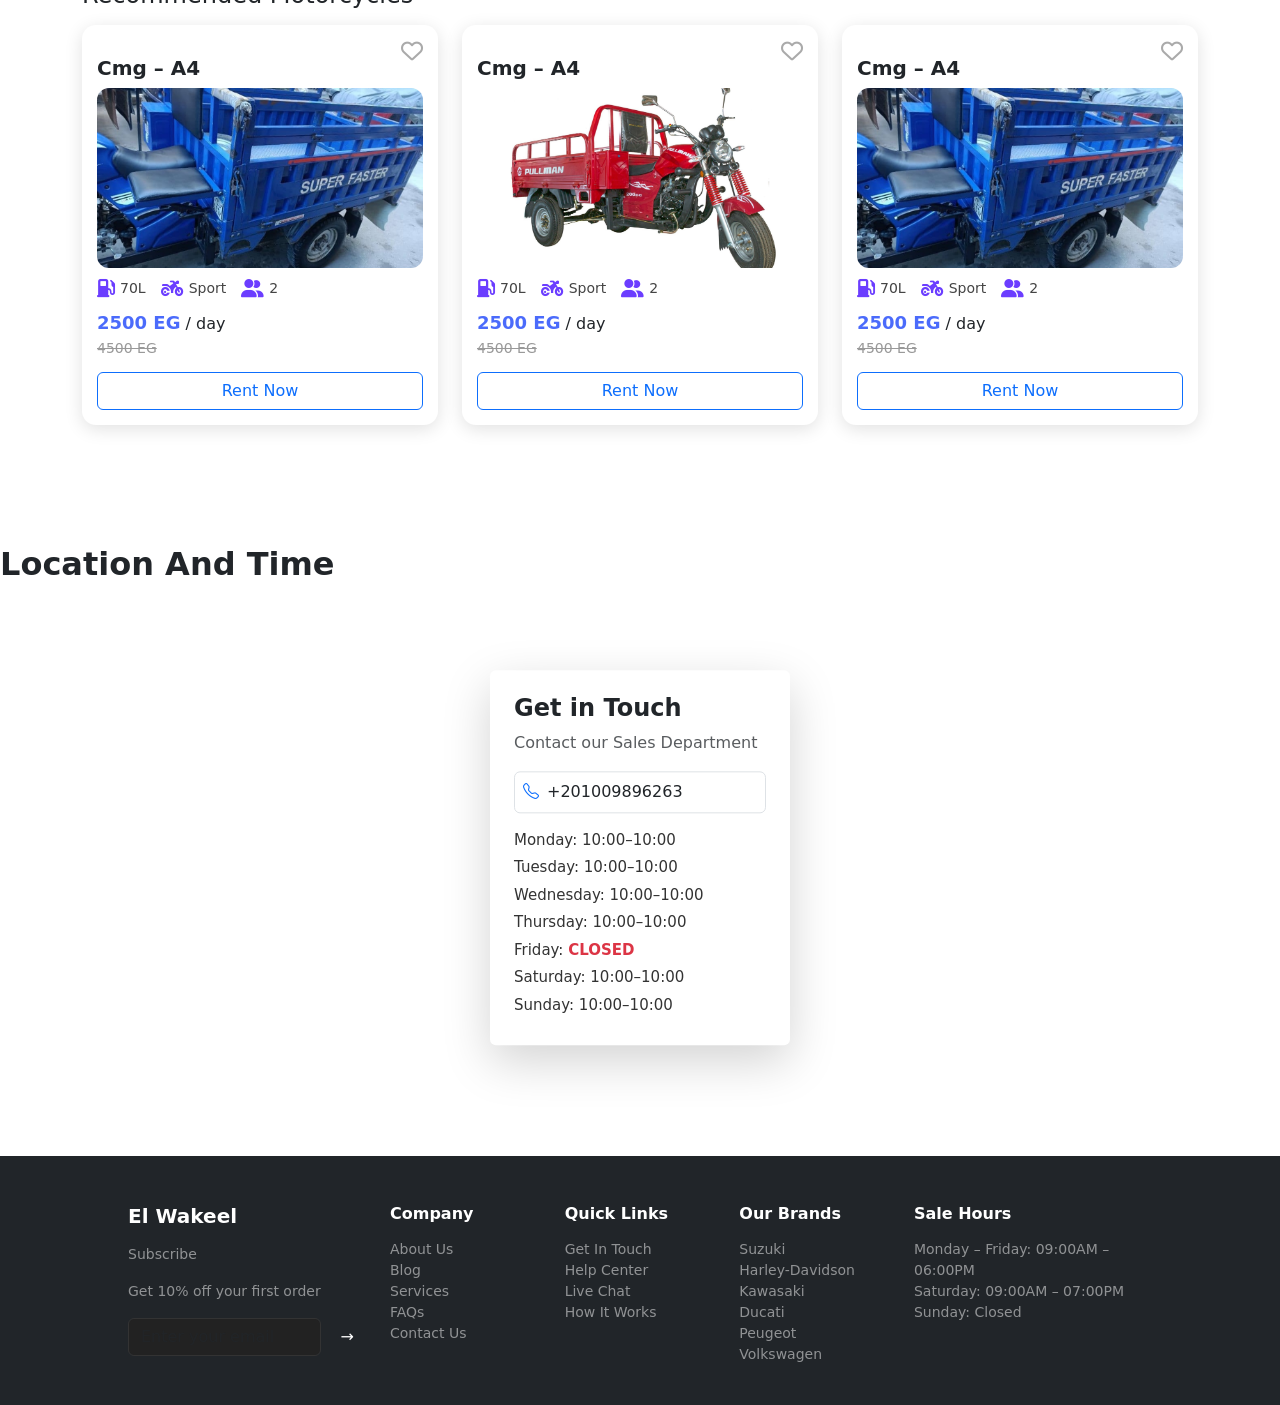
<file: products/product_tricycle/product_tricycle.html>
<!DOCTYPE html>
<html lang="en">

<head>
  <meta charset="UTF-8">
  <meta name="viewport" content="width=device-width, initial-scale=1.0">
  <title>product_motorCycle</title>
  <link rel="stylesheet" href="product_tricycle.css">
  <!-- Bootstrap -->
  <link href="https://cdn.jsdelivr.net/npm/bootstrap@5.3.2/dist/css/bootstrap.min.css" rel="stylesheet" />
  <!-- Icons -->
  <link rel="stylesheet" href="https://cdnjs.cloudflare.com/ajax/libs/font-awesome/6.6.0/css/all.min.css">
  <!-- Google Font -->
  <link href="https://fonts.googleapis.com/css2?family=Poppins:wght@400;600&display=swap" rel="stylesheet">
  <!-- Google Font -->
  <link href="https://fonts.googleapis.com/css2?family=Poppins:wght@400;600&display=swap" rel="stylesheet">
  <link rel="stylesheet" href="https://cdnjs.cloudflare.com/ajax/libs/font-awesome/6.5.0/css/all.min.css" />



</head>

<body>
  <!--  Start navbar -->
  <nav>
    <div class="menu-toggle">
      <i class="fa-solid fa-bars"></i>
    </div>

    <div class="logo">EL Hoot Motors</div>
    <div class="nav-links">
        <a href="/Users/apple/Desktop/hoot moter_user/index.html">Home</a>
        <a href="../products.html" class="active">Product</a>
        <a href="/Users/apple/Desktop/hoot moter_user/aboute/about.html">About</a>
        <a href="/Users/apple/Desktop/hoot moter_user/contact/contact.html">Contact</a>
        <a href="/Users/apple/Desktop/hoot moter_user/offers/offers.html">Offers</a>
    </div>
    <div class="nav-icons">
      <div class="search-box">
        <input type="text" placeholder="What are you loking for ?">
        <i class="fa-solid fa-magnifying-glass"></i>
      </div>

      <div class="icon">
        <a href="/Users/apple/Desktop/hoot moter_user/favorite_products.html"><i class="fa-regular fa-heart" ></i></a>
        <span class="badge">3</span>
      </div>

      <div class="icon">
        <a href="/Users/apple/Desktop/hoot moter_user/cart.html"><i class="fa-solid fa-cart-shopping"></i></a>
        <span class="badge">2</span>
      </div>
      <div class="user-icon">
        <a href="/Users/apple/Desktop/hoot moter_user/profile.html"><i class="fa-solid fa-user" ></i></a>
        <span class="badge">7</span>
      </div>
    </div>
    <script>
      const nav = document.querySelector("nav");
      const menuToggle = document.querySelector(".menu-toggle");

      menuToggle.addEventListener("click", () => {
        nav.classList.toggle("active");
      });
    </script>


  </nav>
  <!--  End navbar -->

  <div class="container py-4">

    <!-- Steps Navigation -->

    <div class="steps mb-5">
      <div class="step-item active" data-num="1"><a href="product_tricycle.html">product</a></div>
      <span class="step-line"></span>
      <div class="step-item active" data-num="2"><a href="../checkout/basket.html">check out</a></div>
      <span class="step-line"></span>
      <div class="step-item active" data-num="3"><a href="../payment/payment.html">payment</a></div>
    </div>

    <!-- Main Big Card -->
    <div class="big-card mb-5">
      <div class="row mt-3">
        <!-- Left Images -->
        <div class="col-md-6 text-center left_images">
          <img id="main-img" src="../cycle1.jpeg" class="img-fluid rounded mb-3"
            style="height: 300px; object-fit: cover;">

          <div class="d-flex justify-content-center gap-3">
            <img src="../cycle_card.jpg" class="thumb-img active">
            <img src="../cycle1.jpeg" class="thumb-img">
            <img src="../cycle_card.jpg" class="thumb-img">
          </div>
        </div>
        <!-- Right Info -->
        <div class="col-md-6 right_info">
          <div class="d-flex justify-content-between">
            <div class="">
              <h3>Cmg – A4</h3>
              <div class="text-warning mb-1">★★★★★ <span class="text-dark">440+ review</span></div>
            </div>
            <div>
              <!-- Heart Icon -->
              <i class=" fa-regular fa-heart"></i>
              <span class="icon-btn">+</span>
            </div>
          </div>
          <p class="text-muted">
            250CC engine, high-torque output, fuel-efficient single-cylinder...250CC engine, high-torque output,
            fuel-efficient single-cylinder...
          </p>

          <div class="mid_content d-flex">
            <div class="item ">
              <p>type Motorcycle </p><small>string</small>
            </div>
            <div class=" item">
              <p>Sport </p><small>5</small>
            </div>
            <div class=" item">
              <p>capacity </p><small>Gasoline</small>
            </div>
            <div class="item ">
              <p>2 person </p><small>70L</small>
            </div>
          </div>
          <div class="BC_footer">
            <div class="">
              <h2 class="fw-bold mb-3">2500 EG / <small>day</small> </h2>
              <small style="    text-decoration: line-through;">4500 EG</small>
            </div>
            <button class="btn btn-primary ">Rent Now</button>
          </div>
        </div>
      </div>
    </div>

    <!-- Reviews -->
    <div class="review-box mb-5">
      <div class="d-flex">
        <h4>Reviews </h4>
        <div class="reveiws_num ">13</div>
      </div>
      <!-- Review 1 -->
      <div class="review-item">
        <img src="../users/u4.jpeg" class="rounded-circle" width="55" height="55">

        <div class="review-info">
          <div class="review-top">
            <div class="review-user">Alex Stanton</div>
            <P></P>

            <div class="review-meta">
              <small>21 Aug 2024</small>
              <div class="stars">★★★★★</div>
            </div>
          </div>

          <p class="review-text">
            Excellent motorbike, powerful and smooth to ride...
          </p>
        </div>
      </div>

      <!-- Review 2 -->
      <div class="review-item">
        <img src="../users/u2.jpeg" class="rounded-circle" width="55" height="55">

        <div class="review-info">
          <div class="review-top">
            <div class="review-user">Skyler Dias</div>

            <div class="review-meta">
              <small>10 May 2024</small>
              <div class="stars">★★★★★</div>
            </div>
          </div>

          <p class="review-text">
            Great service, bike was clean and ready...
          </p>
        </div>
      </div>

      <!-- Add Review -->
      <div class="footer_review mt-4 d-flex align-items-center ">
        <input type="text" class="form-control review-input" placeholder="Write a message…">

        <span class="icon-btn mx-3"><i class="fa-solid fa-image"></i></span>
        <span class="icon-btn mx-3"><i class="fa-solid fa-file"></i></span>

        <button class="btn btn-primary px-3">Send</button>
      </div>

    </div>

    <!-- Recent Motorcycles -->
    <h4 class="mb-3">Recent Motorcycles</h4>
    <div class="row gy-4 mb-5">

      <div class="col-md-4">
        <div class="motor-card">
          <!-- Heart Icon -->
          <i class="heart-icon fa-regular fa-heart"></i>
          <!-- Title -->
          <h5 class="mt-3 fw-semibold">Cmg – A4</h5>
          <!-- Image -->
          <img src="../cycle_card.jpg" alt="">
          <!-- Icons Row -->
          <div class="card-icons">
            <div><i class="fa-solid fa-gas-pump"></i> 70L</div>
            <div><i class="fa-solid fa-motorcycle"></i> Sport</div>
            <div><i class="fa-solid fa-user-group"></i> 2</div>
          </div>
          <!-- Prices -->
          <div class="price-section">
            <span class="current-price">2500 EG</span> / day <br>
            <span class="old-price">4500 EG</span>
          </div>
          <!-- Button -->
          <button class="btn btn-outline-primary btn-card">Rent Now</button>

        </div>

      </div>

      <div class="col-md-4">
        <div class="motor-card">
          <!-- Heart Icon -->
          <i class="heart-icon fa-regular fa-heart"></i>
          <!-- Title -->
          <h5 class="mt-3 fw-semibold">Cmg – A4</h5>
          <!-- Image -->
          <img src="../cycle1.jpeg" alt="">
          <!-- Icons Row -->
          <div class="card-icons">
            <div><i class="fa-solid fa-gas-pump"></i> 70L</div>
            <div><i class="fa-solid fa-motorcycle"></i> Sport</div>
            <div><i class="fa-solid fa-user-group"></i> 2</div>
          </div>
          <!-- Prices -->
          <div class="price-section">
            <span class="current-price">2500 EG</span> / day <br>
            <span class="old-price">4500 EG</span>
          </div>
          <!-- Button -->
          <button class="btn btn-outline-primary btn-card">Rent Now</button>
        </div>
      </div>
      <div class="col-md-4">
        <div class="motor-card">
          <!-- Heart Icon -->
          <i class="heart-icon fa-regular fa-heart"></i>
          <!-- Title -->
          <h5 class="mt-3 fw-semibold">Cmg – A4</h5>
          <!-- Image -->
          <img src="../cycle_card.jpg" alt="">
          <!-- Icons Row -->
          <div class="card-icons">
            <div><i class="fa-solid fa-gas-pump"></i> 70L</div>
            <div><i class="fa-solid fa-motorcycle"></i> Sport</div>
            <div><i class="fa-solid fa-user-group"></i> 2</div>
          </div>
          <!-- Prices -->
          <div class="price-section">
            <span class="current-price">2500 EG</span> / day <br>
            <span class="old-price">4500 EG</span>
          </div>
          <!-- Button -->
          <button class="btn btn-outline-primary btn-card">Rent Now</button>

        </div>

      </div>

    </div>



    <!-- Recommended Motorcycles -->
    <h4 class="mb-3">Recommended Motorcycles</h4>
    <div class="row gy-4 mb-5">

      <div class="col-md-4">
        <div class="motor-card">

          <!-- Heart Icon -->
          <i class="heart-icon fa-regular fa-heart"></i>

          <!-- Title -->
          <h5 class="mt-3 fw-semibold">Cmg – A4</h5>
          <!-- Image -->
          <img src="../cycle1.jpeg" alt="">

          <!-- Icons Row -->
          <div class="card-icons">
            <div><i class="fa-solid fa-gas-pump"></i> 70L</div>
            <div><i class="fa-solid fa-motorcycle"></i> Sport</div>
            <div><i class="fa-solid fa-user-group"></i> 2</div>
          </div>


          <!-- Prices -->
          <div class="price-section">
            <span class="current-price">2500 EG</span> / day <br>
            <span class="old-price">4500 EG</span>
          </div>

          <!-- Button -->
          <button class="btn btn-outline-primary btn-card">Rent Now</button>

        </div>

      </div>

      <div class="col-md-4">
        <div class="motor-card">

          <!-- Heart Icon -->
          <i class="heart-icon fa-regular fa-heart"></i>

          <!-- Title -->
          <h5 class="mt-3 fw-semibold">Cmg – A4</h5>
          <!-- Image -->
          <img src="../cycle_card.jpg" alt="">

          <!-- Icons Row -->
          <div class="card-icons">
            <div><i class="fa-solid fa-gas-pump"></i> 70L</div>
            <div><i class="fa-solid fa-motorcycle"></i> Sport</div>
            <div><i class="fa-solid fa-user-group"></i> 2</div>
          </div>


          <!-- Prices -->
          <div class="price-section">
            <span class="current-price">2500 EG</span> / day <br>
            <span class="old-price">4500 EG</span>
          </div>

          <!-- Button -->
          <button class="btn btn-outline-primary btn-card">Rent Now</button>

        </div>

      </div>

      <div class="col-md-4">
        <div class="motor-card">

          <!-- Heart Icon -->
          <i class="heart-icon fa-regular fa-heart"></i>

          <!-- Title -->
          <h5 class="mt-3 fw-semibold">Cmg – A4</h5>
          <!-- Image -->
          <img src="../cycle1.jpeg" alt="">

          <!-- Icons Row -->
          <div class="card-icons">
            <div><i class="fa-solid fa-gas-pump"></i> 70L</div>
            <div><i class="fa-solid fa-motorcycle"></i> Sport</div>
            <div><i class="fa-solid fa-user-group"></i> 2</div>
          </div>


          <!-- Prices -->
          <div class="price-section">
            <span class="current-price">2500 EG</span> / day <br>
            <span class="old-price">4500 EG</span>
          </div>

          <!-- Button -->
          <button class="btn btn-outline-primary btn-card">Rent Now</button>

        </div>
      </div>

    </div>
    <script>
      document.querySelectorAll(".heart-icon").forEach(icon => {
        icon.addEventListener("click", () => {
          icon.classList.toggle("active");

          if (icon.classList.contains("fa-regular")) {
            icon.classList.remove("fa-regular");
            icon.classList.add("fa-solid");
          } else {
            icon.classList.add("fa-regular");
            icon.classList.remove("fa-solid");
          }
        });
      });
    </script>

  </div>

  </div>
  <script>
    // Change Main Image
    const thumbs = document.querySelectorAll(".thumb-img");
    const mainImg = document.getElementById("main-img");

    thumbs.forEach(t => {
      t.onclick = () => {
        document.querySelector(".thumb-img.active").classList.remove("active");
        t.classList.add("active");
        mainImg.src = t.src;
      };
    });
  </script>



  <!-- Location and Time -->
  <section class="location-time py-5">
    <div class="containerr">
      <h2 class="mb-4 fw-semibold">Location And Time</h2>


      <div class="map-wrapper position-relative">
        <!-- Google Map -->
        <iframe
          src="https://www.google.com/maps/embed?pb=!1m18!1m12!1m3!1d3475.960650889958!2d31.235711!3d30.044420!2m3!1f0!2f0!3f0!3m2!1i1024!2i768!4f13.1!3m3!1m2!1s0x0%3A0x0!2zMzDCsDAyJzQwLjAiTiAzMcKwMTQnMDguNSJF!5e0!3m2!1sen!2seg!4v1610721000000!5m2!1sen!2seg"
          width="100%" height="500" style="border:0;" allowfullscreen="" loading="lazy"></iframe>

        <!-- Floating Contact Box -->
        <div class="contact-box shadow-lg bg-white p-4 rounded position-absolute top-50 start-50 translate-middle">
          <h4 class="fw-semibold mb-2">Get in Touch</h4>
          <p class="text-muted mb-3">Contact our Sales Department</p>
          <div class="d-flex align-items-center mb-3 border rounded px-2 py-2">
            <i class="bi bi-telephone text-primary me-2"></i>
            <span>+201009896263</span>
          </div>
          <ul class="list-unstyled mb-0">
            <li>Monday: 10:00–10:00</li>
            <li>Tuesday: 10:00–10:00</li>
            <li>Wednesday: 10:00–10:00</li>
            <li>Thursday: 10:00–10:00</li>
            <li>Friday: <strong class="text-danger">CLOSED</strong></li>
            <li>Saturday: 10:00–10:00</li>
            <li>Sunday: 10:00–10:00</li>
          </ul>
        </div>
      </div>
    </div>
  </section>

  <!-- Footer -->
  <footer class="footer bg-dark text-white pt-5 pb-4">
    <div class="container_footer">
      <div class="row gy-4">
        <!-- El Wakeel / Subscribe -->
        <div class="col-md-3">
          <h5 class="fw-semibold mb-3">El Wakeel</h5>
          <p class="text-white-50 mb-3">Subscribe</p>
          <p class="text-white-50">Get 10% off your first order</p>
          <form class="d-flex">
            <input type="email" class="form-control me-2" placeholder="Enter your email">
            <button class="btn btn-primary">→</button>
          </form>
        </div>

        <!-- Company -->
        <div class="col-md-2">
          <h6 class="fw-semibold mb-3">Company</h6>
          <ul class="list-unstyled text-white-50">
            <li><a href="#" class="text-white-50 text-decoration-none">About Us</a></li>
            <li><a href="#" class="text-white-50 text-decoration-none">Blog</a></li>
            <li><a href="#" class="text-white-50 text-decoration-none">Services</a></li>
            <li><a href="#" class="text-white-50 text-decoration-none">FAQs</a></li>
            <li><a href="#" class="text-white-50 text-decoration-none">Contact Us</a></li>
          </ul>
        </div>

        <!-- Quick Links -->
        <div class="col-md-2">
          <h6 class="fw-semibold mb-3">Quick Links</h6>
          <ul class="list-unstyled text-white-50">
            <li><a href="#" class="text-white-50 text-decoration-none">Get In Touch</a></li>
            <li><a href="#" class="text-white-50 text-decoration-none">Help Center</a></li>
            <li><a href="#" class="text-white-50 text-decoration-none">Live Chat</a></li>
            <li><a href="#" class="text-white-50 text-decoration-none">How It Works</a></li>
          </ul>
        </div>

        <!-- Our Brands -->
        <div class="col-md-2">
          <h6 class="fw-semibold mb-3">Our Brands</h6>
          <ul class="list-unstyled text-white-50">
            <li>Suzuki</li>
            <li>Harley-Davidson</li>
            <li>Kawasaki</li>
            <li>Ducati</li>
            <li>Peugeot</li>
            <li>Volkswagen</li>
          </ul>
        </div>

        <!-- Sale Hours -->
        <div class="col-md-3">
          <h6 class="fw-semibold mb-3">Sale Hours</h6>
          <ul class="list-unstyled text-white-50">
            <li>Monday – Friday: 09:00AM – 06:00PM</li>
            <li>Saturday: 09:00AM – 07:00PM</li>
            <li>Sunday: Closed</li>
          </ul>
        </div>
      </div>
    </div>
  </footer>



  <!-- Bootstrap JS -->
  <script src="https://cdn.jsdelivr.net/npm/bootstrap@5.3.3/dist/js/bootstrap.bundle.min.js"></script>
  <!-- Bootstrap Icons -->
  <link rel="stylesheet" href="https://cdn.jsdelivr.net/npm/bootstrap-icons@1.11.1/font/bootstrap-icons.css">

</body>

</html>
</file>
<file: cart.css>
/* --- General styling to match the clean e-commerce look --- */
* {
    margin: 0;
    padding: 0;
    box-sizing: border-box;
}


/* ========================== */
/* Navbar */
/* ========================== */
nav {
    width: 100%;
    height: 60px;
    display: flex;
    justify-content: space-between;
    align-items: center;
    padding: 0 60px;
    background: #fff;
    box-shadow: 0 4px 10px rgba(0, 0, 0, 0.1);
    position: sticky;
    top: 0;
    z-index: 100;
}

.menu-toggle {
    display: none;
    font-size: 24px;
    cursor: pointer;
    color: #000;
    /* لو الخلفية غامقة خليه أبيض */
    z-index: 1001;
}

/* إظهار الأيقونة لما الشاشة تصغر */
@media (max-width: 992px) {
    .menu-toggle {
        display: block;
    }

    .nav-links {
        display: none;
        flex-direction: column;
        gap: 20px;
        background: #fff;
        position: absolute;
        top: 60px;
        left: 0;
        right: 0;
        padding: 20px;
        box-shadow: 0 4px 8px rgba(0, 0, 0, 0.1);
    }

    nav.active .nav-links {
        display: flex;
    }
}


/* Logo */
.logo {
    font-size: 28px;
    font-weight: 600;
    color: #cfcfcf;
    text-shadow: 2px 2px 8px rgba(0, 0, 0, 0.3);
    cursor: pointer;
}

/* Links Section */
.nav-links {
    display: flex;
    gap: 35px;
}

.nav-links a {
    text-decoration: none;
    color: #333;
    font-weight: 500;
    transition: 0.3s;
}

.nav-links a:hover {
    color: #0023e6;
}

/* Icons Section */
.nav-icons {
    display: flex;
    align-items: center;
    gap: 25px;
    position: relative;
}

/* Search Box */
.search-box {
    position: relative;
}

.search-box input {
    width: 170px;
    padding: 7px 35px 7px 10px;
    border: 1px solid #ccc;
    outline: none;
    transition: 0.3s;
}

.search-box input:focus {
    border-color: #0023e6;
}

.search-box i {
    position: absolute;
    right: 30px;
    top: 50%;
    transform: translateY(5%);
    color: #555;
    font-size: 15px;
}

/* Icons Style */
.nav-icons i {
    position: relative;
    font-size: 20px;
    color: #333;
    cursor: pointer;
    transition: 0.3s;
}

.nav-icons i:hover {
    color: #0023e6;
}

/* Notification Badges */
.user-icon {
    background-color: #e74c3c;
    color: #fff !important;
    width: 32px;
    height: 32px;
    display: inline-flex;
    align-items: center;
    justify-content: center;
    border-radius: 50%;
    font-size: 14px;
}

.badge {
    position: absolute;
    top: -6px;
    right: -10px;
    background: #e60000;
    color: #fff;
    font-size: 10px;
    font-weight: bold;
    padding: 2px 6px;
    border-radius: 50%;
    border: 2px solid #fff;
}

/* Navbar dropdown when small */
@media (max-width: 850px) {
    nav {
        flex-wrap: wrap;
        height: auto;
        padding: 10px 20px;
    }

    .nav-links {
        width: 100%;
        display: none;
        flex-direction: column;
        background: white;
        border-top: 1px solid #ccc;
        margin-top: 10px;
        padding: 10px 0;
    }

    .nav-links a {
        padding: 8px 0;
        text-align: center;
    }

    nav.active .nav-links {
        display: flex;
    }

    .search-box {
        order: 3;
        width: 100%;
        margin-top: 10px;
    }
}

body {
    background: #fff;
    font-family: "Inter", "Segoe UI", Roboto, Arial, sans-serif;
    color: #17233d;
    /* padding: 3rem 1rem; */
}

.page-title {
    text-align: center;
    font-weight: 700;
    color: #0f254a;
    margin-bottom: 1.5rem;
    font-size: 1.8rem;
}

.items-box {
    border: 2px solid #d7dbe6;
    padding: 1.25rem;
    border-radius: 4px;
    background: #ffffff;
    min-height: 360px;
}

.item-row {
    padding: .9rem 0;
    border-bottom: 1px solid #edf0f6;
    display: flex;
    align-items: center;
}

.item-row:last-child {
    border-bottom: none;
}

.item-thumb {
    width: 72px;
    height: 60px;
    object-fit: cover;
    border-radius: 6px;
    border: 1px solid #e6e9f2;
}

.item-title {
    font-weight: 600;
    margin-bottom: 4px;
}

.item-option {
    font-size: .85rem;
    color: #7b8290;
}

.qty-control {
    display: inline-flex;
    align-items: center;
    gap: .45rem;
    border: 1px solid #d9dff0;
    border-radius: 6px;
    padding: .2rem .4rem;
    min-width: 110px;
    justify-content: center;
}

.qty-control button {
    border: none;
    background: transparent;
    width: 28px;
    height: 28px;
    line-height: 0;
    font-size: 1.05rem;
    cursor: pointer;
}

.qty-control input {
    width: 38px;
    text-align: center;
    border: none;
    outline: none;
    font-weight: 600;
}

.price {
    font-weight: 600;
    color: #243a66;
}

.remove-link {
    color: #7b8290;
    font-size: .9rem;
    text-decoration: none;
}

/* Order summary */
.summary-card {
    border: 1px solid #e6e9f2;
    padding: 1rem;
    border-radius: 6px;
    background: #fff;
    position: sticky;
    top: 20px;
}

.summary-row {
    display: flex;
    justify-content: space-between;
    padding: .45rem 0;
    align-items: center;
}

.coupon-input {
    display: flex;
    gap: 0.5rem;
}

.checkout-btn {
    width: 100%;
    padding: .9rem;
    border-radius: 10px;
    font-weight: 700;
    background: #4a4ce7;
    color: #fff;
    border: none;
    box-shadow: 0 6px 14px rgba(74, 76, 231, 0.18);
}

.small-muted {
    color: #7b8290;
    font-size: .9rem;
}

/* Responsive tweaks */
@media (max-width: 767px) {
    .summary-card {
        position: static;
        margin-top: 1rem;
    }
}
.container{
    margin-bottom: 30px;
}
/* ---- Footer ---- */
.container_footer {
    /* background-color: #111; */
    width: 80%;
    margin: auto;
}

footer {
    background-color: black;

}

footer h5,
footer h6 {
    color: #fff;
}

footer p,
footer li,
footer a {
    font-size: 14px;
}

footer input.form-control {
    background-color: #222;
    border: 1px solid #333;
    color: #fff;
}

footer input::placeholder {
    color: #aaa;
}

footer .btn {
    background-color: transparent;
    border: grey;
}

footer .btn:hover {
    background-color: transparent;
}

@media (max-width: 768px) {
    .contact-box {
        position: static !important;
        transform: none !important;
        margin: 20px auto;
    }
}
</file>
<file: aboute/about.css>
* {
  margin: 0;
  padding: 0;
  box-sizing: border-box;
}

body {
  font-family: 'Poppins', sans-serif;
  background-color: #F8F8F8;
  color: #333;
  margin: 0;
  padding: 0;
}


/* ========================== */
/* Navbar */
/* ========================== */
nav {
  width: 100%;
  height: 60px;
  display: flex;
  justify-content: space-between;
  align-items: center;
  padding: 0 60px;
  background: #fff;
  box-shadow: 0 4px 10px rgba(0, 0, 0, 0.1);
  position: sticky;
  top: 0;
  z-index: 100;
}

.menu-toggle {
  display: none;
  font-size: 24px;
  cursor: pointer;
  color: #000;
  /* لو الخلفية غامقة خليه أبيض */
  z-index: 1001;
}

/* إظهار الأيقونة لما الشاشة تصغر */
@media (max-width: 992px) {
  .menu-toggle {
      display: block;
  }

  .nav-links {
      display: none;
      flex-direction: column;
      gap: 20px;
      background: #fff;
      position: absolute;
      top: 60px;
      left: 0;
      right: 0;
      padding: 20px;
      box-shadow: 0 4px 8px rgba(0, 0, 0, 0.1);
  }

  nav.active .nav-links {
      display: flex;
  }
}


/* Logo */
.logo {
  font-size: 28px;
  font-weight: 600;
  color: #cfcfcf;
  text-shadow: 2px 2px 8px rgba(0, 0, 0, 0.3);
  cursor: pointer;
}

/* Links Section */
.nav-links {
  display: flex;
  gap: 35px;
}

.nav-links a {
  text-decoration: none;
  color: #333;
  font-weight: 500;
  transition: 0.3s;
}

.nav-links a:hover {
  color: #0023e6;
}

/* Icons Section */
.nav-icons {
  display: flex;
  align-items: center;
  gap: 25px;
  position: relative;
}

/* Search Box */
.search-box {
  position: relative;
}

.search-box input {
  width: 170px;
  padding: 7px 35px 7px 10px;
  border: 1px solid #ccc;
  outline: none;
  transition: 0.3s;
}

.search-box input:focus {
  border-color: #0023e6;
}

.search-box i {
  position: absolute;
  right: 30px;
  top: 50%;
  transform: translateY(5%);
  color: #555;
  font-size: 15px;
}

/* Icons Style */
.nav-icons i {
  position: relative;
  font-size: 20px;
  color: #333;
  cursor: pointer;
  transition: 0.3s;
}

.nav-icons i:hover {
  color: #0023e6;
}

/* Notification Badges */
.user-icon {
  background-color: #e74c3c;
  color: #fff !important;
  width: 32px;
  height: 32px;
  display: inline-flex;
  align-items: center;
  justify-content: center;
  border-radius: 50%;
  font-size: 14px;
}
.badge {
  position: absolute;
  top: -6px;
  right: -10px;
  background: #e60000;
  color: #fff;
  font-size: 10px;
  font-weight: bold;
  padding: 2px 6px;
  border-radius: 50%;
  border: 2px solid #fff;
}
/* Navbar dropdown when small */
@media (max-width: 850px) {
  nav {
      flex-wrap: wrap;
      height: auto;
      padding: 10px 20px;
  }

  .nav-links {
      width: 100%;
      display: none;
      flex-direction: column;
      background: white;
      border-top: 1px solid #ccc;
      margin-top: 10px;
      padding: 10px 0;
  }

  .nav-links a {
      padding: 8px 0;
      text-align: center;
  }

  nav.active .nav-links {
      display: flex;
  }

  .search-box {
      order: 3;
      width: 100%;
      margin-top: 10px;
  }
}



.exhibition-section {
  background: #fff;
  color: #222;
  font-family: 'Poppins', sans-serif;
}

/* العنوان */
.section-title {
  font-size: 34px;
  font-weight: 700;
  margin-bottom: 16px;
}

/* الصورة */
.exhibit-image-wrapper {
  display: inline-block;
  max-width: 420px;
  width: 100%;
  border-radius: 6px;
  overflow: hidden;
  background: #f3f3f3;
  padding: 20px;
  box-shadow: 0 6px 20px rgba(17, 24, 39, 0.06);
}
.exhibit-image {
  width: 100%;
  height: auto;
  object-fit: cover;
}

.stats-section {
  background: #fff;
  font-family: 'Poppins', sans-serif;
}

/* الصندوق */
.stat-box {
  background: #fff;
  border: 1px solid #eee;
  border-radius: 10px;
  box-shadow: 0 2px 8px rgba(0,0,0,0.04);
  transition: all 0.3s ease;
}
.stat-box:hover {
  transform: translateY(-5px);
  box-shadow: 0 6px 16px rgba(0,0,0,0.08);
}

/* الأيقونة */
.stat-box .icon {
  width: 70px;
  height: 70px;
  border-radius: 50%;
  background: #111;
  color: #fff;
  display: flex;
  align-items: center;
  justify-content: center;
  font-size: 26px;
  margin: 0 auto 15px;
}

/* النصوص */
.stat-box .value {
  font-size: 22px;
  font-weight: 700;
  color: #111;
  margin-bottom: 6px;
}

.stat-box .label {
  font-size: 14px;
  color: #777;
  margin: 0;
}

/* البوكس المميز */
.stat-box.active {
  background: #2563eb; /* الأزرق */
  border-color: #2563eb;
  color: #fff;
}
.stat-box.active .icon {
  background: #fff;
  color: #2563eb;
}
.stat-box.active .value,
.stat-box.active .label {
  color: #fff;
}


/* الكروت بتاعة الفريق */
.team-card {
  background: #fff;
  border-radius: 12px;
  border: 1px solid rgba(15, 15, 15, 0.04);
  box-shadow: 0 6px 20px rgba(17, 24, 39, 0.06);
}
.team-photo {
  width: 120px;
  height: 120px;
  object-fit: cover;
  border: 6px solid #fff;
  box-shadow: 0 6px 18px rgba(0, 0, 0, 0.06);
}
.role {
  color: #6c757d;
  font-size: 13px;
}
.socials a {
  color: #6c757d;
  margin: 0 5px;
  font-size: 14px;
  transition: 0.2s;
}
.socials a:hover {
  color: #0d6efd;
}

/* النقاط */
.pagination-dots .page-link {
  width: 12px;
  height: 12px;
  border-radius: 50%;
  padding: 0;
  margin: 0 6px;
  background: rgba(0, 0, 0, 0.08);
  border: none;
}
.pagination-dots .page-item.active .page-link {
  background: #0d6efd;
}

.features-section {
  background-color: #fff;
  font-family: 'Poppins', sans-serif;
}

/* البلوك الرئيسي لكل ميزة */
.feature-item {
  text-align: center;
}

/* الأيقونة */
.feature-item .icon {
  width: 70px;
  height: 70px;
  border-radius: 50%;
  background-color: #111;
  display: flex;
  align-items: center;
  justify-content: center;
  margin: 0 auto;
  position: relative;
  color: #fff;
  font-size: 26px;
}

/* الدائرة الرمادية حول الأيقونة */
.feature-item .icon::before {
  content: '';
  position: absolute;
  top: -6px;
  left: -6px;
  width: 82px;
  height: 82px;
  border-radius: 50%;
  background-color: #d9d9d9;
  z-index: -1;
}

/* العنوان */
.feature-item .title {
  font-size: 15px;
  font-weight: 700;
  color: #111;
  margin-bottom: 5px;
  text-transform: uppercase;
}

/* النص الصغير */
.feature-item .desc {
  font-size: 13px;
  color: #666;
  margin: 0;
}


/* ===== FOOTER STYLE ===== */

.container_footer {
  /* background-color: #111; */
  width: fit-content;
  margin: auto;
}

footer {
  width: 100%;
  background-color: black;

}

footer h5,
footer h6 {
  color: #fff;
}

footer p,
footer li,
footer a {
  font-size: 14px;
}

footer input.form-control {
  background-color: #222;
  border: 1px solid #333;
  color: #fff;
}

footer input::placeholder {
  color: #aaa;
}

footer .btn {
  background-color: transparent;
  border: grey;
}

footer .btn:hover {
  background-color: transparent;
}

@media (max-width: 768px) {
  .contact-box {
      position: static !important;
      transform: none !important;
      margin: 20px auto;
  }
}
</file>
<file: products/product_motorCycle/product_motorCycle.css>
/* ========================== */
/* Reset & Basics */
/* ========================== */
* {
    margin: 0;
    padding: 0;
    box-sizing: border-box;
}

body {
    font-family: 'Poppins', sans-serif;
    background-color: #F8F8F8;
    color: #333;
    margin: 0;
    padding: 0;
}


/* ========================== */
/* Navbar */
/* ========================== */
nav {
    width: 100%;
    height: 60px;
    display: flex;
    justify-content: space-between;
    align-items: center;
    padding: 0 60px;
    background: #fff;
    box-shadow: 0 4px 10px rgba(0, 0, 0, 0.1);
    position: sticky;
    top: 0;
    z-index: 100;
}

.menu-toggle {
    display: none;
    font-size: 24px;
    cursor: pointer;
    color: #000;
    /* لو الخلفية غامقة خليه أبيض */
    z-index: 1001;
}

/* إظهار الأيقونة لما الشاشة تصغر */
@media (max-width: 992px) {
    .menu-toggle {
        display: block;
    }

    .nav-links {
        display: none;
        flex-direction: column;
        gap: 20px;
        background: #fff;
        position: absolute;
        top: 60px;
        left: 0;
        right: 0;
        padding: 20px;
        box-shadow: 0 4px 8px rgba(0, 0, 0, 0.1);
    }

    nav.active .nav-links {
        display: flex;
    }
}


/* Logo */
.logo {
    font-size: 28px;
    font-weight: 600;
    color: #cfcfcf;
    text-shadow: 2px 2px 8px rgba(0, 0, 0, 0.3);
    cursor: pointer;
}

/* Links Section */
.nav-links {
    display: flex;
    gap: 35px;
}

.nav-links a {
    text-decoration: none;
    color: #333;
    font-weight: 500;
    transition: 0.3s;
}

.nav-links a:hover {
    color: #0023e6;
}

/* Icons Section */
.nav-icons {
    display: flex;
    align-items: center;
    gap: 25px;
    position: relative;
}

/* Search Box */
.search-box {
    position: relative;
}

.search-box input {
    width: 170px;
    padding: 7px 35px 7px 10px;
    border: 1px solid #ccc;
    outline: none;
    transition: 0.3s;
}

.search-box input:focus {
    border-color: #0023e6;
}

.search-box i {
    position: absolute;
    right: 30px;
    top: 50%;
    transform: translateY(5%);
    color: #555;
    font-size: 15px;
}

/* Icons Style */
.nav-icons i {
    position: relative;
    font-size: 20px;
    color: #333;
    cursor: pointer;
    transition: 0.3s;
}

.nav-icons i:hover {
    color: #0023e6;
}

/* Notification Badges */
.user-icon {
    background-color: #e74c3c;
    color: #fff !important;
    width: 32px;
    height: 32px;
    display: inline-flex;
    align-items: center;
    justify-content: center;
    border-radius: 50%;
    font-size: 14px;
}

.badge {
    position: absolute;
    top: -6px;
    right: -10px;
    background: #e60000;
    color: #fff;
    font-size: 10px;
    font-weight: bold;
    padding: 2px 6px;
    border-radius: 50%;
    border: 2px solid #fff;
}

/* Navbar dropdown when small */
@media (max-width: 850px) {
    nav {
        flex-wrap: wrap;
        height: auto;
        padding: 10px 20px;
    }

    .nav-links {
        width: 100%;
        display: none;
        flex-direction: column;
        background: white;
        border-top: 1px solid #ccc;
        margin-top: 10px;
        padding: 10px 0;
    }

    .nav-links a {
        padding: 8px 0;
        text-align: center;
    }

    nav.active .nav-links {
        display: flex;
    }

    .search-box {
        order: 3;
        width: 100%;
        margin-top: 10px;
    }
}

.steps {
    text-align: center;
    margin-bottom: 40px;
}

.steps a {
    text-decoration: none;
}

.step-item {
    display: inline-block;
    margin: 0 40px;
    font-size: 15px;
    color: #777;
    position: relative;
}

.step-item.active {
    color: #6b3dff;
    font-weight: bold;
}

.step-item::before {
    content: attr(data-num);
    width: 28px;
    height: 28px;
    border-radius: 50%;
    background: #6b3dff;
    color: white;
    font-size: 14px;
    display: inline-flex;
    justify-content: center;
    align-items: center;
    margin-right: 5px;
}

.step-line {
    display: inline-block;
    width: 60px;
    height: 2px;
    background: #ccc;
    margin: 0 10px;
}

.left_images {
    background-color: white;
    padding: 5px;
}

.left_info {
    background-color: white;
    padding: 5px;

}

.big-card {
    /* background: #fff; */
    padding: 25px;
    width: 80%;
    margin: auto;
    border-radius: 12px;
    box-shadow: 0px 3px 15px rgba(0, 0, 0, 0.1);
}

.BC_footer small {
    color: #444;
    font-size: 15px;
}

.BC_footer button {
    padding: 5px 10px;
}

.BC_footer {
    display: flex;
    justify-content: space-between;
    margin-top: 50px;
}

.mid_content {
    gap: 30px;
    margin-top: 20px;
    margin-bottom: 20px;

}

.thumb-img {
    width: 80px;
    height: 80px;
    border-radius: 10px;
    object-fit: cover;
    cursor: pointer;
    border: 2px solid transparent;
}

.thumb-img.active {
    border-color: #4B6BFB;
}

.review-item {
    display: flex;
    gap: 15px;
    padding: 15px 0;
    border-bottom: 1px solid #eee;
}

.review-box {
    padding: 10px;
    border: 1px solid #7e7b7b;
    border-radius: 10px;
}

.review-info {
    width: 100%;
}


.review-top {
    display: flex;
    justify-content: space-between;
    align-items: center;
}

.review-user {
    font-weight: bold;
}

.review-meta small {
    display: block;
    text-align: right;
}

.review-meta .stars {
    color: #f2b01e;
    font-size: 16px;
}

.review-text {
    margin-top: 5px;
    font-size: 15px;
    color: #555;
}

.reveiws_num {
    width: fit-content;
    height: fit-content;
    background-color: #4B6BFB;
    color: white;
    padding: 5px;
    border-radius: 5px;
    margin-left: 10px;
}

.footer_review.icon-btn {
    margin-right: 10px;
}

.footer_review {
    width: 70%;
    margin: auto;
}

/* RESPONSIVE FIX */
@media (max-width: 576px) {
    .review-item {
        flex-direction: column;
        text-align: center;
    }

    .review-top {
        flex-direction: column;
        gap: 5px;
    }

    .review-meta small {
        text-align: center;
    }
}


.motor-card {
    position: relative;
    background: #fff;
    border-radius: 14px;
    padding: 15px;
    box-shadow: 0 4px 18px rgba(0, 0, 0, 0.12);
    transition: 0.2s;
}

.motor-card:hover {
    transform: translateY(-3px);
}

.motor-card img {
    width: 100%;
    height: 180px;
    object-fit: cover;
    border-radius: 12px;
}

.card-icons {
    display: flex;
    gap: 15px;
    margin-top: 10px;
}

.card-icons div {
    display: flex;
    align-items: center;
    gap: 5px;
    font-size: 14px;
    color: #444;
}

.card-icons i {
    font-size: 18px;
    color: #6b3dff;
}

/* Heart Icon */
.heart-icon {
    position: absolute;
    right: 15px;
    top: 15px;
    font-size: 22px;
    cursor: pointer;
    color: #aaa;
    transition: 0.2s;
}

.heart-icon.active {
    color: red;
}

.price-section {
    margin-top: 10px;
}

.current-price {
    font-size: 18px;
    font-weight: 700;
    color: #4b6bfb;
}

.old-price {
    font-size: 14px;
    text-decoration: line-through;
    color: #999;
}

.btn-card {
    width: 100%;
    margin-top: 12px;
}

/* Responsive Fix */
@media (max-width: 576px) {
    .motor-card img {
        height: 160px;
    }

    .card-icons div {
        font-size: 12px;
    }
}


/* ---- Location & Time ---- */
.map-wrapper {
    position: relative;
    width: 100%;
    height: 500px;
}

.contact-box {
    width: 300px;
    max-width: 90%;
}

.contact-box ul li {
    font-size: 15px;
    color: #333;
    margin-bottom: 5px;
}

/* ---- Footer ---- */
.container_footer {
    /* background-color: #111; */
    width: 80%;
    margin: auto;
}

footer {
    background-color: #111;

}

footer h5,
footer h6 {
    color: #fff;
}

footer p,
footer li,
footer a {
    font-size: 14px;
}

footer input.form-control {
    background-color: #222;
    border: 1px solid #333;
    color: #fff;
}

footer input::placeholder {
    color: #aaa;
}

footer .btn {
    background-color: transparent;
    border: grey;
}

footer .btn:hover {
    background-color: transparent;
}
</file>
<file: products/product_tricycle/product_tricycle.css>
/* ========================== */
/* Reset & Basics */
/* ========================== */
* {
    margin: 0;
    padding: 0;
    box-sizing: border-box;
}

body {
    font-family: 'Poppins', sans-serif;
    background-color: #F8F8F8;
    color: #333;
    margin: 0;
    padding: 0;
}


/* ========================== */
/* Navbar */
/* ========================== */
nav {
    width: 100%;
    height: 60px;
    display: flex;
    justify-content: space-between;
    align-items: center;
    padding: 0 60px;
    background: #fff;
    box-shadow: 0 4px 10px rgba(0, 0, 0, 0.1);
    position: sticky;
    top: 0;
    z-index: 100;
}

.menu-toggle {
    display: none;
    font-size: 24px;
    cursor: pointer;
    color: #000;
    /* لو الخلفية غامقة خليه أبيض */
    z-index: 1001;
}

/* إظهار الأيقونة لما الشاشة تصغر */
@media (max-width: 992px) {
    .menu-toggle {
        display: block;
    }

    .nav-links {
        display: none;
        flex-direction: column;
        gap: 20px;
        background: #fff;
        position: absolute;
        top: 60px;
        left: 0;
        right: 0;
        padding: 20px;
        box-shadow: 0 4px 8px rgba(0, 0, 0, 0.1);
    }

    nav.active .nav-links {
        display: flex;
    }
}


/* Logo */
.logo {
    font-size: 28px;
    font-weight: 600;
    color: #cfcfcf;
    text-shadow: 2px 2px 8px rgba(0, 0, 0, 0.3);
    cursor: pointer;
}

/* Links Section */
.nav-links {
    display: flex;
    gap: 35px;
}

.nav-links a {
    text-decoration: none;
    color: #333;
    font-weight: 500;
    transition: 0.3s;
}

.nav-links a:hover {
    color: #0023e6;
}

/* Icons Section */
.nav-icons {
    display: flex;
    align-items: center;
    gap: 25px;
    position: relative;
}

/* Search Box */
.search-box {
    position: relative;
}

.search-box input {
    width: 170px;
    padding: 7px 35px 7px 10px;
    border: 1px solid #ccc;
    outline: none;
    transition: 0.3s;
}

.search-box input:focus {
    border-color: #0023e6;
}

.search-box i {
    position: absolute;
    right: 30px;
    top: 50%;
    transform: translateY(5%);
    color: #555;
    font-size: 15px;
}

/* Icons Style */
.nav-icons i {
    position: relative;
    font-size: 20px;
    color: #333;
    cursor: pointer;
    transition: 0.3s;
}

.nav-icons i:hover {
    color: #0023e6;
}

/* Notification Badges */
.user-icon {
    background-color: #e74c3c;
    color: #fff !important;
    width: 32px;
    height: 32px;
    display: inline-flex;
    align-items: center;
    justify-content: center;
    border-radius: 50%;
    font-size: 14px;
}

.badge {
    position: absolute;
    top: -6px;
    right: -10px;
    background: #e60000;
    color: #fff;
    font-size: 10px;
    font-weight: bold;
    padding: 2px 6px;
    border-radius: 50%;
    border: 2px solid #fff;
}
/* Navbar dropdown when small */
@media (max-width: 850px) {
    nav {
        flex-wrap: wrap;
        height: auto;
        padding: 10px 20px;
    }

    .nav-links {
        width: 100%;
        display: none;
        flex-direction: column;
        background: white;
        border-top: 1px solid #ccc;
        margin-top: 10px;
        padding: 10px 0;
    }

    .nav-links a {
        padding: 8px 0;
        text-align: center;
    }

    nav.active .nav-links {
        display: flex;
    }

    .search-box {
        order: 3;
        width: 100%;
        margin-top: 10px;
    }
}
.steps {
    text-align: center;
    margin-bottom: 40px;
}

.steps a {
    text-decoration: none;
}

.step-item {
    display: inline-block;
    margin: 0 40px;
    font-size: 15px;
    color: #777;
    position: relative;
}

.step-item.active {
    color: #6b3dff;
    font-weight: bold;
}

.step-item::before {
    content: attr(data-num);
    width: 28px;
    height: 28px;
    border-radius: 50%;
    background: #6b3dff;
    color: white;
    font-size: 14px;
    display: inline-flex;
    justify-content: center;
    align-items: center;
    margin-right: 5px;
}

.step-line {
    display: inline-block;
    width: 60px;
    height: 2px;
    background: #ccc;
    margin: 0 10px;
}

.left_images {
    background-color: white;
    padding: 5px;
}

.left_info {
    background-color: white;
    padding: 5px;

}

.big-card {
    /* background: #fff; */
    padding: 25px;
    width: 80%;
    margin: auto;
    border-radius: 12px;
    box-shadow: 0px 3px 15px rgba(0, 0, 0, 0.1);
}

.BC_footer small {
    color: #444;
    font-size: 15px;
}

.BC_footer button {
    padding: 5px 10px;
}

.BC_footer {
    display: flex;
    justify-content: space-between;
    margin-top: 50px;
}

.mid_content {
    gap: 30px;
    margin-top: 20px;
    margin-bottom: 20px;

}

.thumb-img {
    width: 80px;
    height: 80px;
    border-radius: 10px;
    object-fit: cover;
    cursor: pointer;
    border: 2px solid transparent;
}

.thumb-img.active {
    border-color: #4B6BFB;
}

.review-item {
    display: flex;
    gap: 15px;
    padding: 15px 0;
    border-bottom: 1px solid #eee;
}

.review-box {
    padding: 10px;
    border: 1px solid #7e7b7b;
    border-radius: 10px;
}

.review-info {
    width: 100%;
}


.review-top {
    display: flex;
    justify-content: space-between;
    align-items: center;
}

.review-user {
    font-weight: bold;
}

.review-meta small {
    display: block;
    text-align: right;
}

.review-meta .stars {
    color: #f2b01e;
    font-size: 16px;
}

.review-text {
    margin-top: 5px;
    font-size: 15px;
    color: #555;
}

.reveiws_num {
    width: fit-content;
    height: fit-content;
    background-color: #4B6BFB;
    color: white;
    padding: 5px;
    border-radius: 5px;
    margin-left: 10px;
}

.footer_review.icon-btn {
    margin-right: 10px;
}

.footer_review {
    width: 70%;
    margin: auto;
}

/* RESPONSIVE FIX */
@media (max-width: 576px) {
    .review-item {
        flex-direction: column;
        text-align: center;
    }

    .review-top {
        flex-direction: column;
        gap: 5px;
    }

    .review-meta small {
        text-align: center;
    }
}


.motor-card {
    position: relative;
    background: #fff;
    border-radius: 14px;
    padding: 15px;
    box-shadow: 0 4px 18px rgba(0, 0, 0, 0.12);
    transition: 0.2s;
}

.motor-card:hover {
    transform: translateY(-3px);
}

.motor-card img {
    width: 100%;
    height: 180px;
    object-fit: cover;
    border-radius: 12px;
}

.card-icons {
    display: flex;
    gap: 15px;
    margin-top: 10px;
}

.card-icons div {
    display: flex;
    align-items: center;
    gap: 5px;
    font-size: 14px;
    color: #444;
}

.card-icons i {
    font-size: 18px;
    color: #6b3dff;
}

/* Heart Icon */
.heart-icon {
    position: absolute;
    right: 15px;
    top: 15px;
    font-size: 22px;
    cursor: pointer;
    color: #aaa;
    transition: 0.2s;
}

.heart-icon.active {
    color: red;
}

.price-section {
    margin-top: 10px;
}

.current-price {
    font-size: 18px;
    font-weight: 700;
    color: #4b6bfb;
}

.old-price {
    font-size: 14px;
    text-decoration: line-through;
    color: #999;
}

.btn-card {
    width: 100%;
    margin-top: 12px;
}

/* Responsive Fix */
@media (max-width: 576px) {
    .motor-card img {
        height: 160px;
    }

    .card-icons div {
        font-size: 12px;
    }
}


/* ---- Location & Time ---- */
.map-wrapper {
    position: relative;
    width: 100%;
    height: 500px;
}

.contact-box {
    width: 300px;
    max-width: 90%;
}

.contact-box ul li {
    font-size: 15px;
    color: #333;
    margin-bottom: 5px;
}

/* ---- Footer ---- */
.container_footer {
    /* background-color: #111; */
    width: 80%;
    margin: auto;
}

footer {
    background-color: #111;

}

footer h5,
footer h6 {
    color: #fff;
}

footer p,
footer li,
footer a {
    font-size: 14px;
}

footer input.form-control {
    background-color: #222;
    border: 1px solid #333;
    color: #fff;
}

footer input::placeholder {
    color: #aaa;
}

footer .btn {
    background-color: transparent;
    border: grey;
}

footer .btn:hover {
    background-color: transparent;
}
</file>
